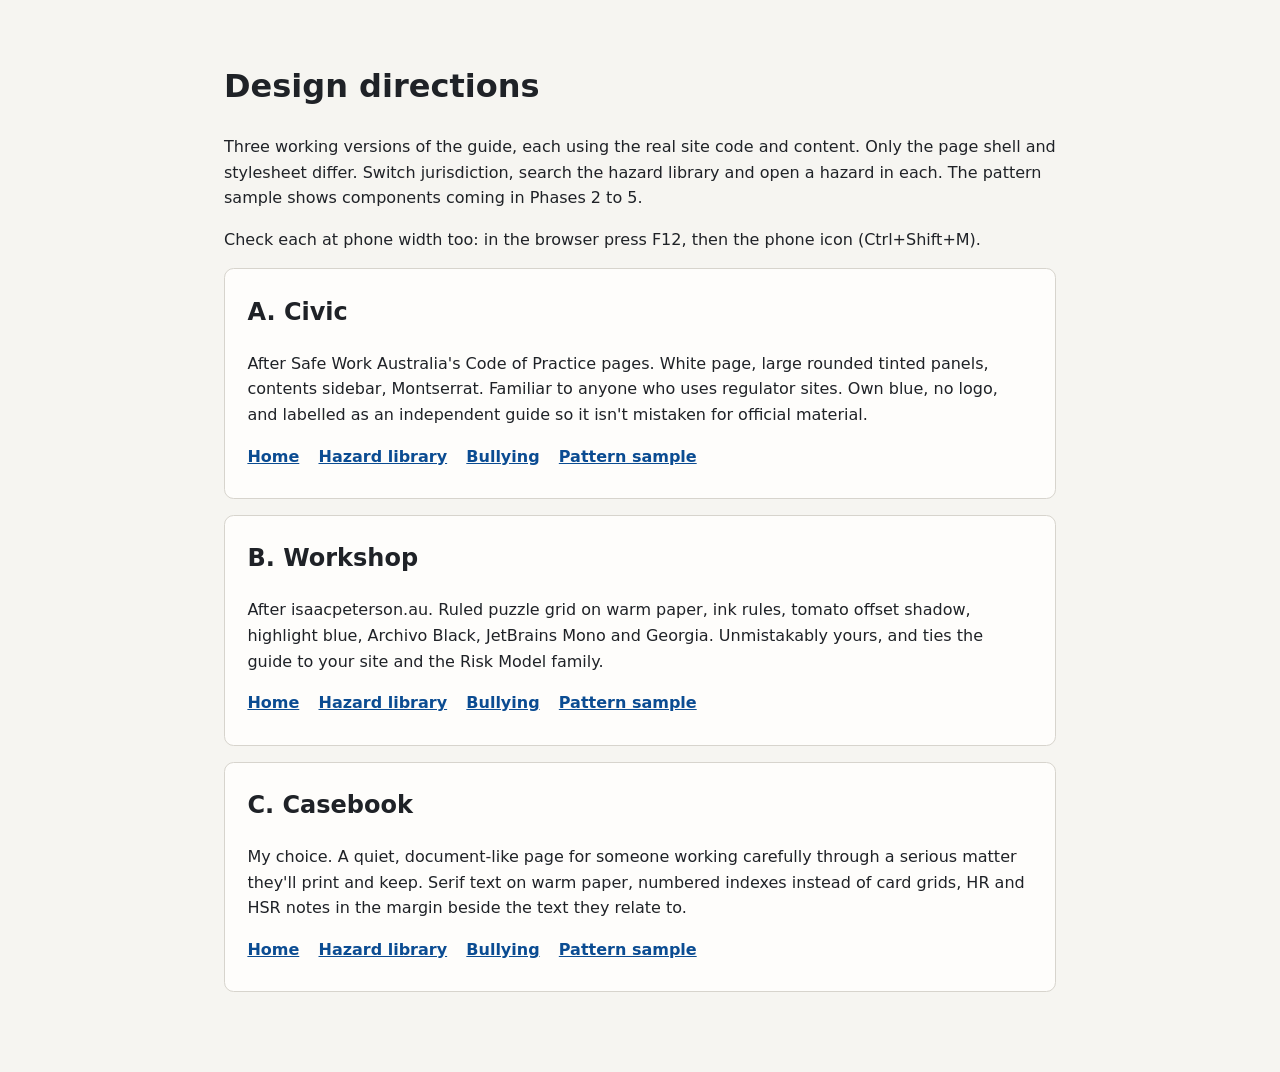
<file: design/index.html>
<!doctype html>
<html lang="en-AU">
<head>
  <meta charset="utf-8">
  <meta name="viewport" content="width=device-width, initial-scale=1">
  <title>Design directions | Psychosocial Hazard Investigation Guide</title>
  <link rel="stylesheet" href="hub.css">
</head>
<body>
  <main>
    <h1>Design directions</h1>
    <p>Three working versions of the guide, each using the real site code and content. Only the page shell and stylesheet differ. Switch jurisdiction, search the hazard library and open a hazard in each. The pattern sample shows components coming in Phases 2 to 5.</p>
    <p>Check each at phone width too: in the browser press F12, then the phone icon (Ctrl+Shift+M).</p>

    <ol class="directions">
      <li>
        <h2>A. Civic</h2>
        <p>After Safe Work Australia's Code of Practice pages. White page, large rounded tinted panels, contents sidebar, Montserrat. Familiar to anyone who uses regulator sites. Own blue, no logo, and labelled as an independent guide so it isn't mistaken for official material.</p>
        <p class="links"><a href="a-civic/index.html#/">Home</a> <a href="a-civic/index.html#/hazards">Hazard library</a> <a href="a-civic/index.html#/hazards/bullying">Bullying</a> <a href="a-civic/patterns.html">Pattern sample</a></p>
      </li>
      <li>
        <h2>B. Workshop</h2>
        <p>After isaacpeterson.au. Ruled puzzle grid on warm paper, ink rules, tomato offset shadow, highlight blue, Archivo Black, JetBrains Mono and Georgia. Unmistakably yours, and ties the guide to your site and the Risk Model family.</p>
        <p class="links"><a href="b-workshop/index.html#/">Home</a> <a href="b-workshop/index.html#/hazards">Hazard library</a> <a href="b-workshop/index.html#/hazards/bullying">Bullying</a> <a href="b-workshop/patterns.html">Pattern sample</a></p>
      </li>
      <li>
        <h2>C. Casebook</h2>
        <p>My choice. A quiet, document-like page for someone working carefully through a serious matter they'll print and keep. Serif text on warm paper, numbered indexes instead of card grids, HR and HSR notes in the margin beside the text they relate to.</p>
        <p class="links"><a href="c-casebook/index.html#/">Home</a> <a href="c-casebook/index.html#/hazards">Hazard library</a> <a href="c-casebook/index.html#/hazards/bullying">Bullying</a> <a href="c-casebook/patterns.html">Pattern sample</a></p>
      </li>
    </ol>
  </main>
</body>
</html>
</file>
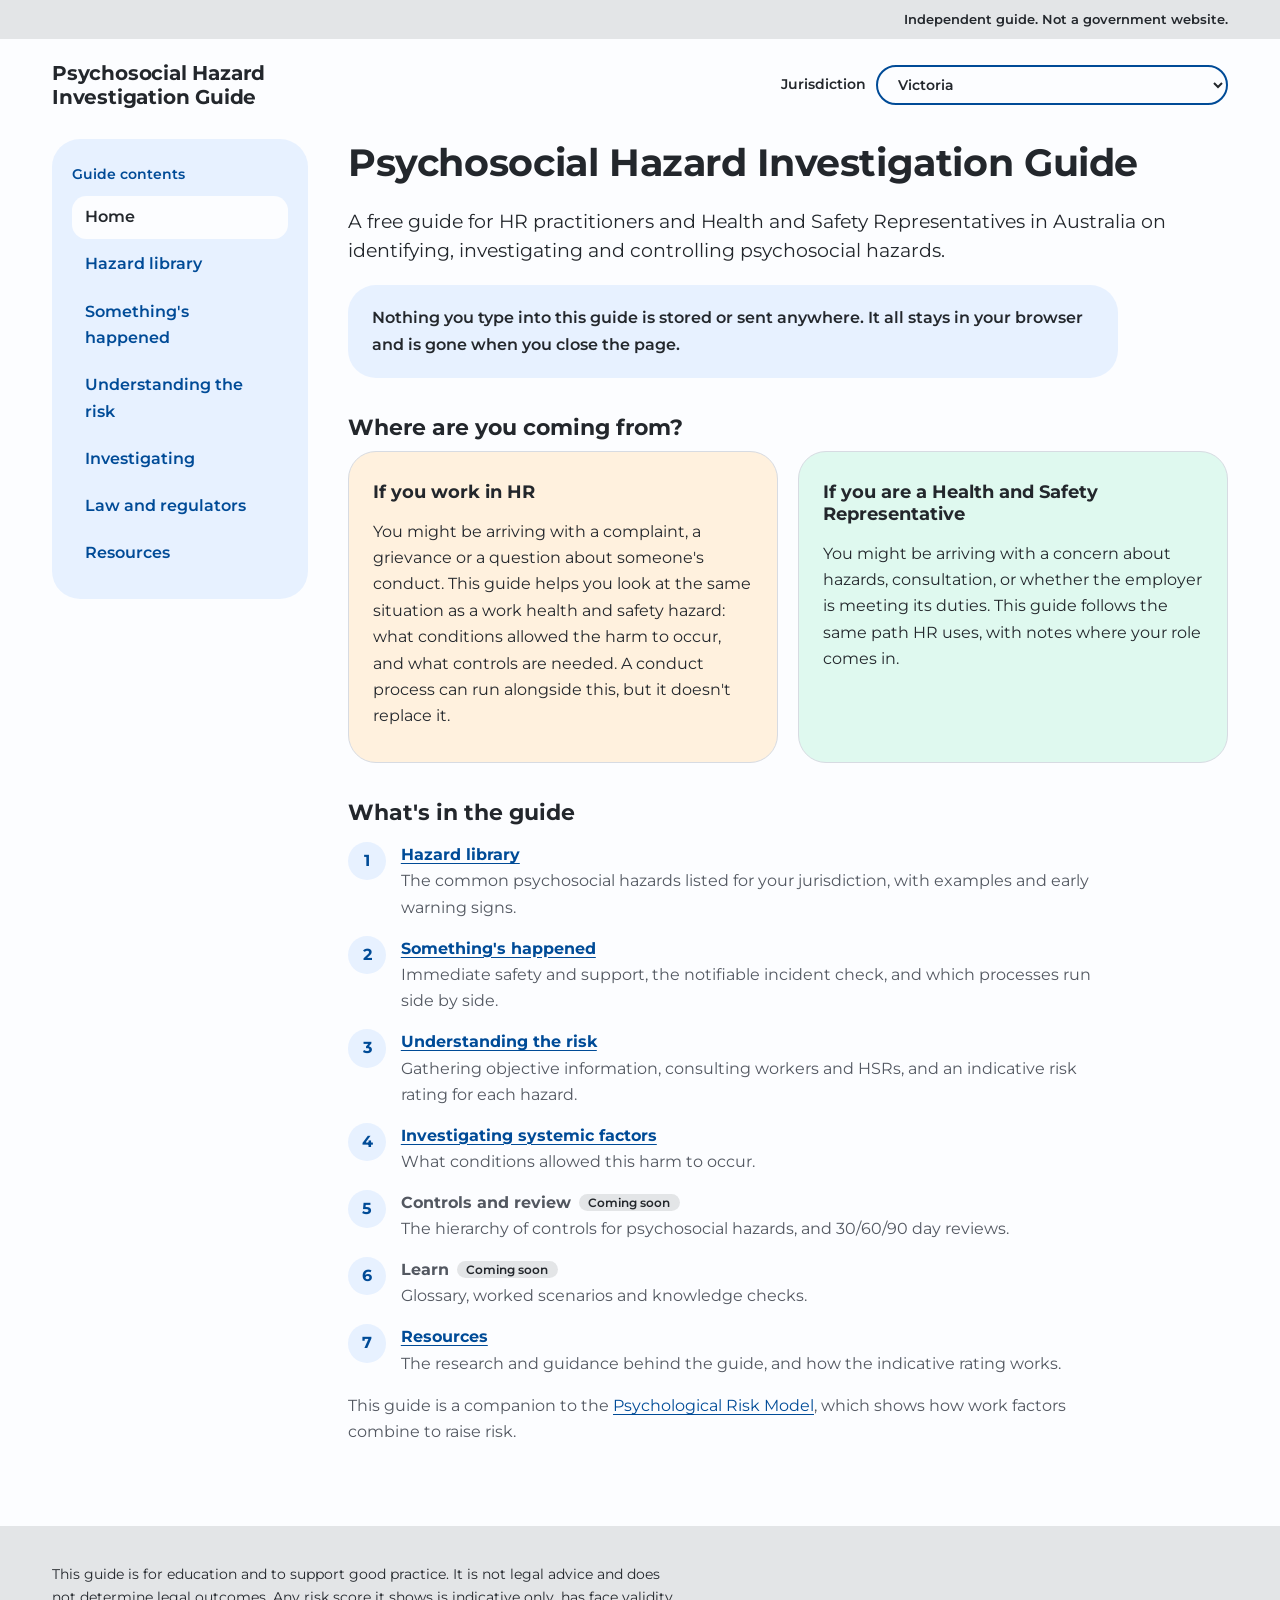
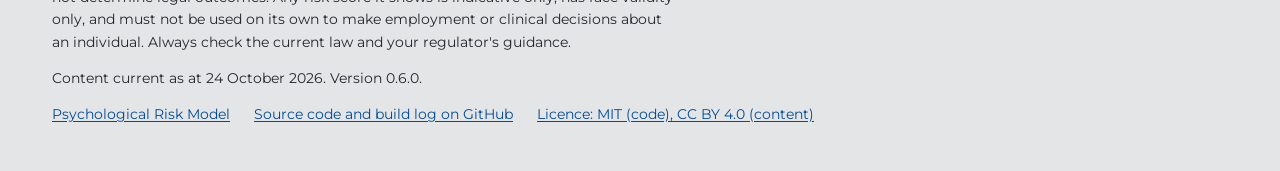
<file: site/index.html>
<!doctype html>
<html lang="en-AU">
<head>
  <meta charset="utf-8">
  <meta name="viewport" content="width=device-width, initial-scale=1">
  <title>Psychosocial Hazard Investigation Guide</title>
  <meta name="description" content="A free, browser-only guide for HR practitioners and HSRs in Australia on identifying, investigating and controlling psychosocial hazards.">
  <link rel="preload" href="assets/fonts/montserrat-400-700-normal.woff2" as="font" type="font/woff2" crossorigin>
  <link rel="stylesheet" href="css/styles.css">
  <script type="module" src="js/app.js"></script>
</head>
<body>
  <a class="skip-link" href="#main">Skip to content</a>
  <div class="utility"><div class="wrap" id="utility-note">Independent guide. Not a government website.</div></div>

  <header class="masthead">
    <div class="wrap masthead-inner">
      <a class="brand" id="brand" href="#/">Psychosocial Hazard Investigation Guide</a>
      <div class="jurisdiction-picker">
        <label for="jurisdiction">Jurisdiction</label>
        <select id="jurisdiction"></select>
      </div>
    </div>
  </header>

  <div class="wrap layout">
    <aside class="book-nav">
      <p class="book-label">Guide contents</p>
      <nav aria-label="Main"><ul class="nav-list" id="nav"></ul></nav>
    </aside>
    <main id="main" class="content" tabindex="-1">
      <noscript>
        <h1>Psychosocial Hazard Investigation Guide</h1>
        <p>This guide needs JavaScript turned on. Everything runs in your browser and nothing you type is sent anywhere.</p>
      </noscript>
    </main>
  </div>

  <footer class="site-footer">
    <div class="wrap">
      <p class="disclaimer" id="disclaimer"></p>
      <p class="current-as-at" id="current-as-at"></p>
      <ul class="footer-links" id="footer-links"></ul>
    </div>
  </footer>
</body>
</html>
</file>
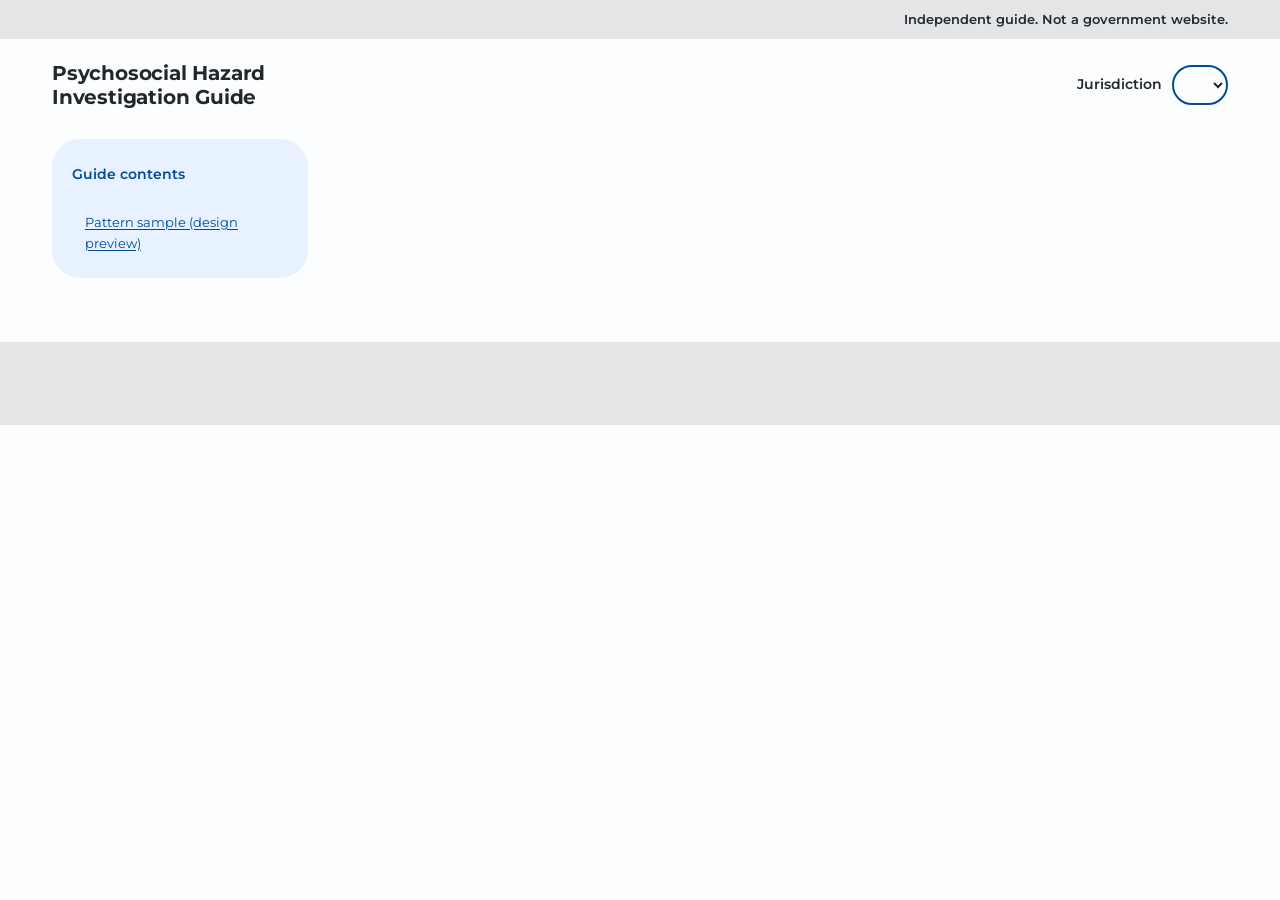
<file: design/a-civic/index.html>
<!doctype html>
<html lang="en-AU">
<head>
  <meta charset="utf-8">
  <meta name="viewport" content="width=device-width, initial-scale=1">
  <title>Psychosocial Hazard Investigation Guide</title>
  <link rel="stylesheet" href="styles.css">
  <script type="module" src="../../site/js/app.js"></script>
</head>
<body>
  <a class="skip-link" href="#main">Skip to content</a>
  <div class="utility"><div class="wrap">Independent guide. Not a government website.</div></div>

  <header class="masthead">
    <div class="wrap masthead-inner">
      <a class="brand" id="brand" href="#/">Psychosocial Hazard Investigation Guide</a>
      <div class="jurisdiction-picker">
        <label for="jurisdiction">Jurisdiction</label>
        <select id="jurisdiction"></select>
      </div>
    </div>
  </header>

  <div class="wrap layout">
    <aside class="book-nav">
      <p class="book-label">Guide contents</p>
      <nav aria-label="Main"><ul class="nav-list" id="nav"></ul></nav>
      <p class="preview-link"><a href="patterns.html">Pattern sample (design preview)</a></p>
    </aside>
    <main id="main" class="content" tabindex="-1"></main>
  </div>

  <footer class="site-footer">
    <div class="wrap">
      <p class="disclaimer" id="disclaimer"></p>
      <p class="current-as-at" id="current-as-at"></p>
      <ul class="footer-links" id="footer-links"></ul>
    </div>
  </footer>
</body>
</html>
</file>
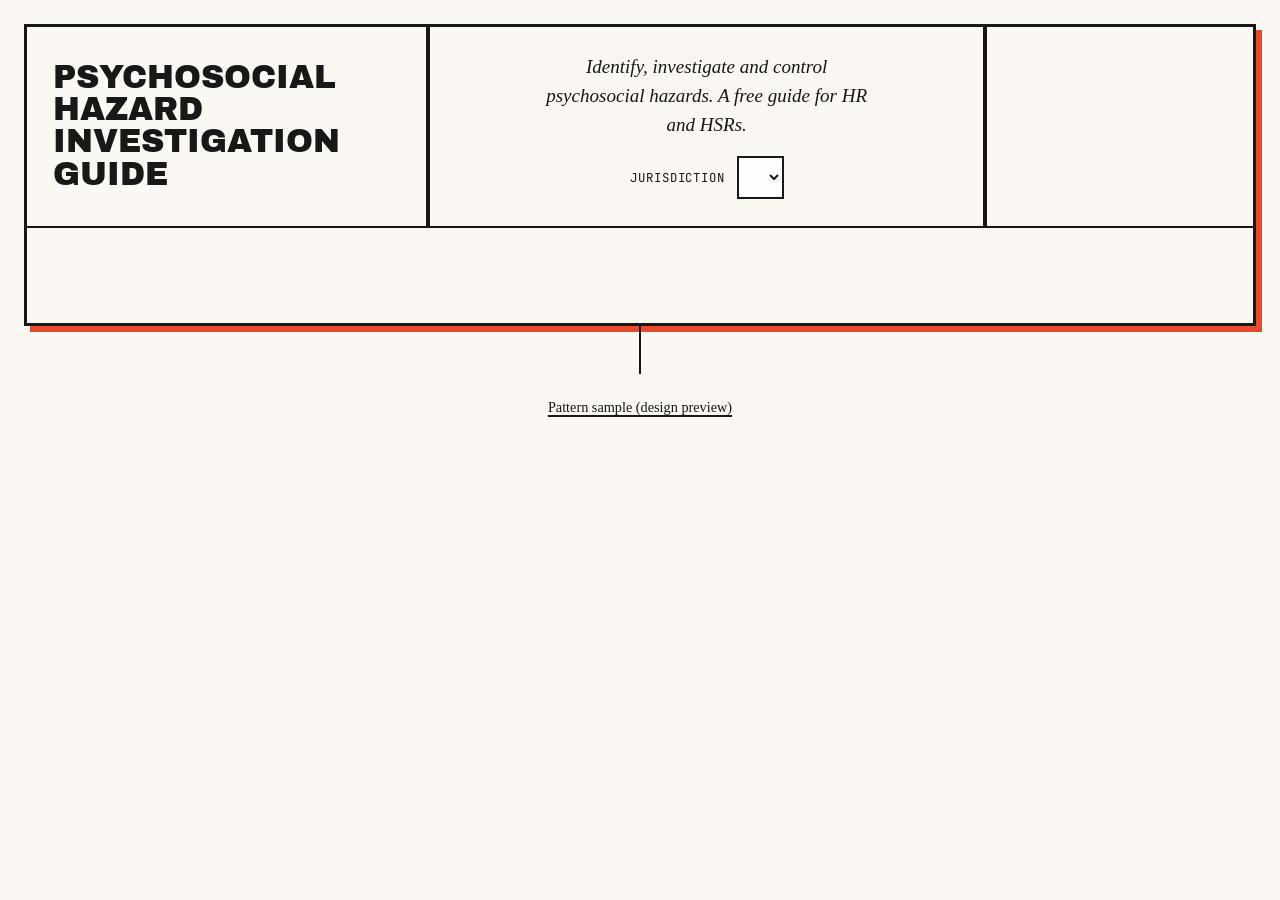
<file: design/b-workshop/index.html>
<!doctype html>
<html lang="en-AU">
<head>
  <meta charset="utf-8">
  <meta name="viewport" content="width=device-width, initial-scale=1">
  <title>Psychosocial Hazard Investigation Guide</title>
  <link rel="stylesheet" href="styles.css">
  <script type="module" src="../../site/js/app.js"></script>
</head>
<body>
  <a class="skip-link" href="#main">Skip to content</a>

  <div class="board">
    <header class="grid head">
      <div class="cell-name"><a class="brand" id="brand" href="#/">Psychosocial Hazard Investigation Guide</a></div>
      <div class="cell-tag">
        <p>Identify, investigate and control psychosocial hazards. A free guide for HR and HSRs.</p>
        <div class="jurisdiction-picker">
          <label for="jurisdiction">Jurisdiction</label>
          <select id="jurisdiction"></select>
        </div>
      </div>
      <nav class="cell-nav" aria-label="Main"><ul id="nav"></ul></nav>
    </header>
    <main id="main" class="content" tabindex="-1"></main>
  </div>

  <div class="wire"></div>
  <footer class="foot">
    <p class="disclaimer" id="disclaimer"></p>
    <p class="current-as-at" id="current-as-at"></p>
    <ul class="footer-links" id="footer-links"></ul>
    <p><a href="patterns.html">Pattern sample (design preview)</a></p>
  </footer>
</body>
</html>
</file>
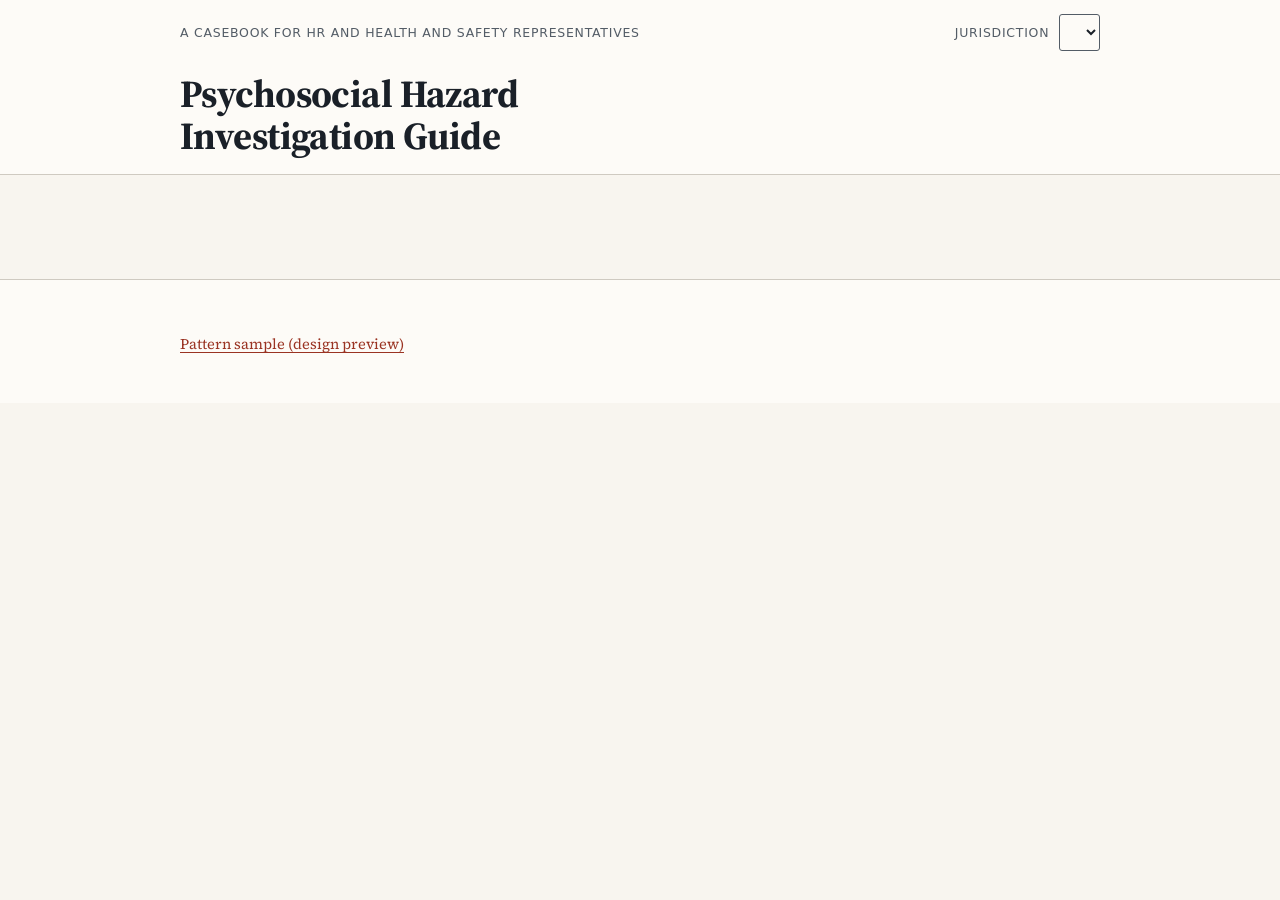
<file: design/c-casebook/index.html>
<!doctype html>
<html lang="en-AU">
<head>
  <meta charset="utf-8">
  <meta name="viewport" content="width=device-width, initial-scale=1">
  <title>Psychosocial Hazard Investigation Guide</title>
  <link rel="stylesheet" href="styles.css">
  <script type="module" src="../../site/js/app.js"></script>
</head>
<body>
  <a class="skip-link" href="#main">Skip to content</a>

  <header class="masthead">
    <div class="wrap">
      <div class="meta-row">
        <p class="kicker">A casebook for HR and Health and Safety Representatives</p>
        <div class="jurisdiction-picker">
          <label for="jurisdiction">Jurisdiction</label>
          <select id="jurisdiction"></select>
        </div>
      </div>
      <a class="brand" id="brand" href="#/">Psychosocial Hazard Investigation Guide</a>
      <nav class="site-nav" aria-label="Main"><ul class="nav-list" id="nav"></ul></nav>
    </div>
  </header>

  <main id="main" class="wrap content" tabindex="-1"></main>

  <footer class="site-footer">
    <div class="wrap">
      <p class="disclaimer" id="disclaimer"></p>
      <p class="current-as-at" id="current-as-at"></p>
      <ul class="footer-links" id="footer-links"></ul>
      <p><a href="patterns.html">Pattern sample (design preview)</a></p>
    </div>
  </footer>
</body>
</html>
</file>
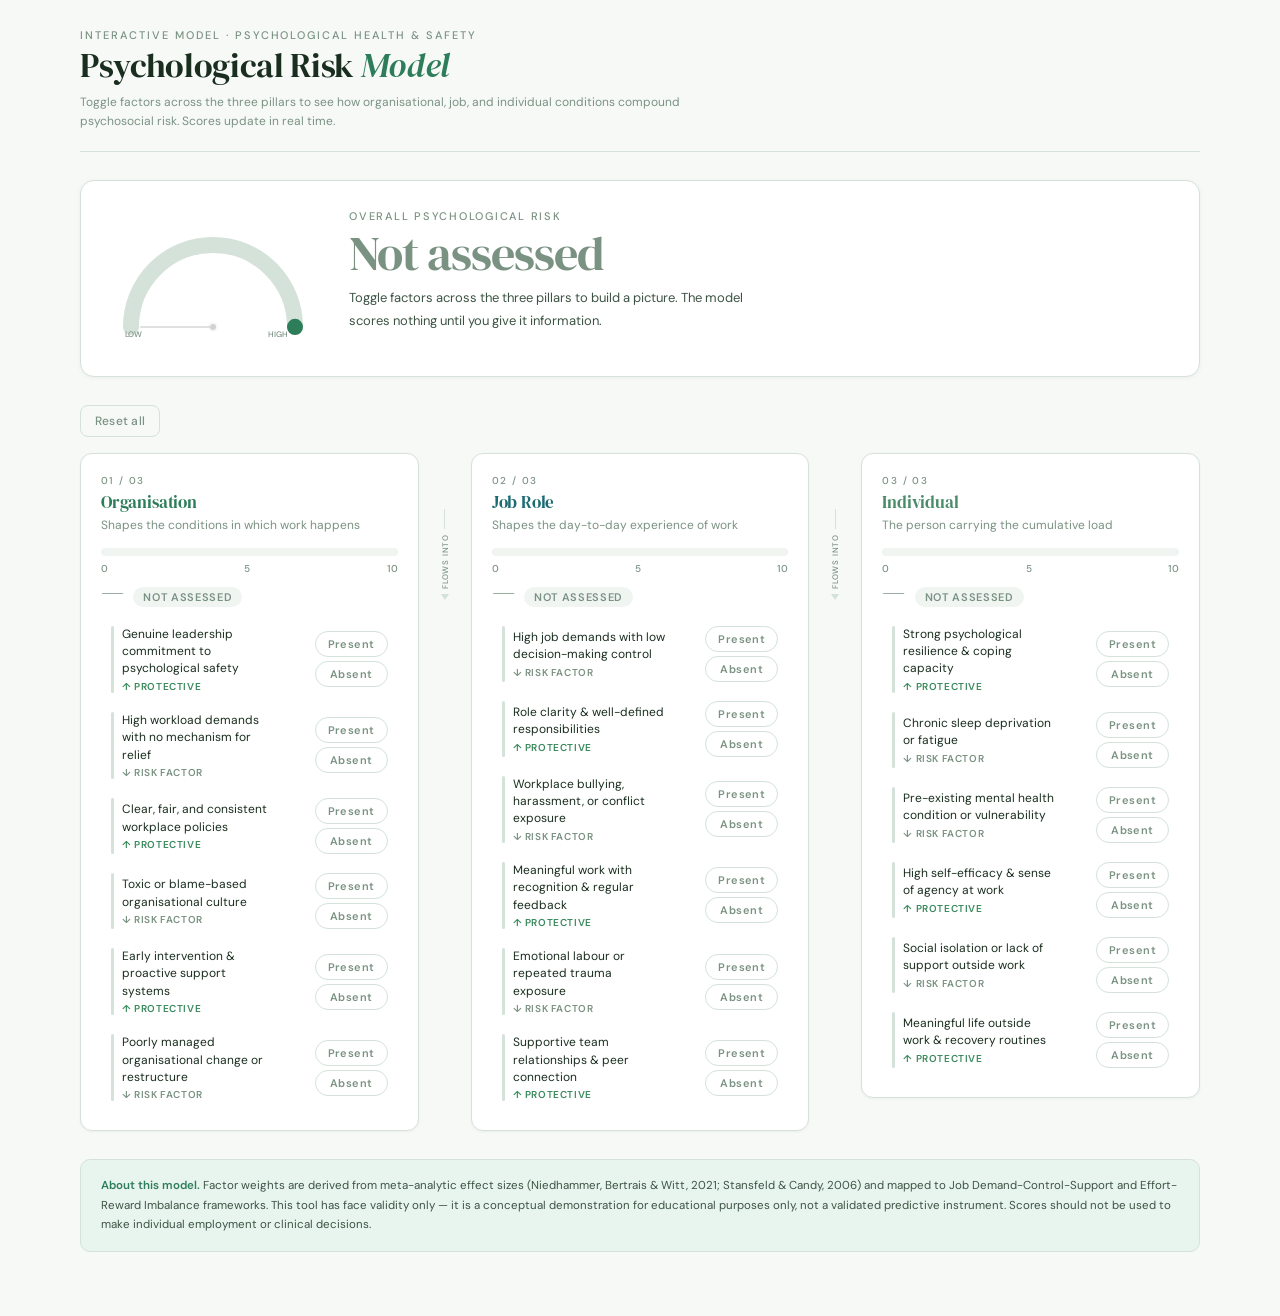
<file: reference/risk-model/index.html>
<!DOCTYPE html>
<html lang="en">
<head>
<meta charset="UTF-8">
<meta name="viewport" content="width=device-width, initial-scale=1.0">
<title>Psychological Risk Model</title>
<link rel="preconnect" href="https://fonts.googleapis.com">
<link rel="preconnect" href="https://fonts.gstatic.com" crossorigin>
<link href="https://fonts.googleapis.com/css2?family=DM+Sans:ital,opsz,wght@0,9..40,300;0,9..40,400;0,9..40,500;0,9..40,600;0,9..40,700;1,9..40,300;1,9..40,400&family=DM+Serif+Display:ital@0;1&display=swap" rel="stylesheet">

<style>
:root {
  /* Base */
  --bg:        #f7f9f7;
  --surface:   #ffffff;
  --surface-2: #f0f5f2;
  --ink:       #1a2e1f;
  --ink-mid:   #3d5444;
  --muted:     #7a9282;
  --border:    #d4e2da;
  --border-light: #e8f0eb;

  /* Pillar palette — single green-teal family */
  --org:   #2d7d5a;   /* forest green */
  --job:   #1a6b72;   /* deep teal */
  --ind:   #4a8c6a;   /* sage green */

  /* Risk spectrum */
  --risk-low:    #3a8a5c;
  --risk-mod:    #b07d2a;
  --risk-high:   #c45e3a;
  --risk-vhigh:  #9b2c2c;

  /* Accent */
  --accent:      #2d7d5a;
  --accent-soft: #e8f4ee;
}

* { margin: 0; padding: 0; box-sizing: border-box; }

body {
  background: var(--bg);
  color: var(--ink);
  font-family: 'DM Sans', sans-serif;
  min-height: 100vh;
  padding: 28px 20px 64px;
}

.page { max-width: 1120px; margin: 0 auto; }

/* ── HEADER ── */
header {
  display: flex;
  flex-direction: column;
  gap: 4px;
  padding-bottom: 20px;
  margin-bottom: 28px;
  border-bottom: 1.5px solid var(--border);
}

.eyebrow {
  font-size: 11px;
  letter-spacing: 0.18em;
  text-transform: uppercase;
  color: var(--muted);
  font-weight: 500;
}

h1 {
  font-family: 'DM Serif Display', serif;
  font-size: clamp(22px, 4vw, 34px);
  font-weight: 400;
  color: var(--ink);
  line-height: 1.15;
  letter-spacing: -0.01em;
  text-wrap: balance;
}

h1 em {
  font-style: italic;
  color: var(--accent);
}

.header-meta {
  font-size: 12px;
  color: var(--muted);
  margin-top: 4px;
  line-height: 1.6;
  max-width: 640px;
}

/* ── GAUGE CARD ── */
.gauge-card {
  background: var(--surface);
  border: 1.5px solid var(--border);
  border-radius: 14px;
  padding: 28px 32px;
  margin-bottom: 28px;
  display: flex;
  flex-direction: column;
  gap: 20px;
  box-shadow: 0 1px 4px rgba(30,60,40,0.06);
  position: relative;
  overflow: hidden;
}

/* Subtle tinted background that shifts with risk level */
.gauge-card::before {
  content: '';
  position: absolute;
  inset: 0;
  background: var(--gauge-tint, transparent);
  transition: background 0.6s ease;
  pointer-events: none;
  border-radius: 14px;
}

@media (min-width: 560px) {
  .gauge-card {
    flex-direction: row;
    align-items: center;
    gap: 36px;
  }
}

.gauge-wrap {
  flex-shrink: 0;
  width: 100%;
  max-width: 200px;
  margin: 0 auto;
  position: relative;
  z-index: 1;
}

.gauge-wrap svg { width: 100%; height: auto; display: block; overflow: visible; }

.g-track { fill: none; stroke: var(--border); stroke-width: 16; stroke-linecap: round; }
.g-bg    { fill: none; stroke: var(--surface-2); stroke-width: 16; stroke-linecap: round; }
.g-fill  {
  fill: none;
  stroke-width: 16;
  stroke-linecap: round;
  transition: stroke-dashoffset 0.5s cubic-bezier(0.4,0,0.2,1), stroke 0.4s ease;
}
.g-needle {
  transition: transform 0.5s cubic-bezier(0.4,0,0.2,1), opacity 0.4s ease;
  transform-origin: 100px 108px;
}

.gauge-right {
  flex: 1;
  position: relative;
  z-index: 1;
}

.gauge-label {
  font-size: 11px;
  letter-spacing: 0.16em;
  text-transform: uppercase;
  color: var(--muted);
  font-weight: 500;
  margin-bottom: 6px;
}

.gauge-value {
  font-family: 'DM Serif Display', serif;
  font-size: clamp(32px, 7vw, 48px);
  font-weight: 400;
  line-height: 1;
  letter-spacing: -0.02em;
  transition: color 0.4s ease;
  color: var(--ink);
}

.gauge-desc {
  margin-top: 10px;
  font-size: 13px;
  color: var(--ink-mid);
  line-height: 1.7;
  max-width: 420px;
  transition: color 0.4s ease;
}

.gauge-chips {
  margin-top: 16px;
  display: flex;
  gap: 6px;
  align-items: center;
  flex-wrap: wrap;
}

.chip {
  font-size: 11px;
  letter-spacing: 0.04em;
  font-weight: 500;
  padding: 4px 10px;
  border-radius: 20px;
  transition: background 0.35s, color 0.35s;
  border: 1px solid transparent;
}

.chip-sep {
  font-size: 11px;
  color: var(--muted);
}

/* Pillars */
.pillars {
  display: flex;
  flex-direction: column;
  gap: 16px;
}

@media (max-width: 719px) {
  .pillars {
    margin-top: 16px;
  }
}

@media (min-width: 720px) {
  .pillars {
    flex-direction: row;
    align-items: flex-start;
    gap: 0;
  }
}

.pillar-col {
  flex: 1;
  display: flex;
  flex-direction: column;
}

@media (min-width: 720px) {
  .pillar-col { padding: 0 10px; }
  .pillar-col:first-child { padding-left: 0; }
  .pillar-col:last-child { padding-right: 0; }
}

/* Cascade arrows */
.flow-arrow {
  display: none;
  flex-direction: column;
  align-items: center;
  padding-top: 56px;
  gap: 2px;
  flex-shrink: 0;
  width: 32px;
}

@media (min-width: 720px) {
  .flow-arrow { display: flex; }
}

.a-shaft { width: 1px; height: 20px; background: var(--border); }
.a-label {
  font-size: 8px;
  letter-spacing: 0.1em;
  text-transform: uppercase;
  color: var(--muted);
  writing-mode: vertical-rl;
  transform: rotate(180deg);
  line-height: 1;
  margin: 3px 0;
  font-weight: 500;
}
.a-head {
  width: 0; height: 0;
  border-left: 4px solid transparent;
  border-right: 4px solid transparent;
  border-top: 6px solid var(--border);
}

.mobile-arrow {
  display: flex;
  align-items: center;
  gap: 8px;
  padding: 2px 0;
  color: var(--muted);
  font-size: 11px;
  letter-spacing: 0.08em;
  text-transform: uppercase;
  font-weight: 500;
}
.mobile-arrow::before, .mobile-arrow::after {
  content: '';
  flex: 1;
  height: 1px;
  background: var(--border);
}
@media (min-width: 720px) { .mobile-arrow { display: none; } }

/* ── PILLAR CARD ── */
.pillar-card {
  background: var(--surface);
  border: 1.5px solid var(--border);
  border-radius: 12px;
  padding: 20px;
  box-shadow: 0 1px 3px rgba(30,60,40,0.05);
  flex: 1;
}

.pillar-num {
  font-size: 10px;
  letter-spacing: 0.14em;
  text-transform: uppercase;
  color: var(--muted);
  margin-bottom: 3px;
  font-weight: 500;
}

.pillar-name {
  font-family: 'DM Serif Display', serif;
  font-size: 17px;
  font-weight: 400;
  letter-spacing: -0.01em;
  margin-bottom: 2px;
}

.pillar-sub {
  font-size: 12px;
  color: var(--muted);
  line-height: 1.5;
  margin-bottom: 14px;
}

/* Progress bar */
.bar-wrap {
  height: 8px;
  background: var(--surface-2);
  border-radius: 6px;
  position: relative;
  overflow: hidden;
  margin-bottom: 6px;
}

.bar-fill {
  position: absolute;
  top: 0; left: 0; bottom: 0;
  width: 50%;
  border-radius: 6px;
  transition: width 0.45s cubic-bezier(0.4,0,0.2,1), background 0.45s ease;
}

.bar-labels {
  display: flex;
  justify-content: space-between;
  font-size: 10px;
  color: var(--muted);
  font-weight: 500;
  margin-bottom: 2px;
}

.bar-score-row {
  display: flex;
  align-items: baseline;
  gap: 10px;
  margin-bottom: 10px;
}

.bar-score-num {
  font-family: 'DM Serif Display', serif;
  font-size: 28px;
  line-height: 1;
  letter-spacing: -0.02em;
  transition: color 0.35s ease;
}

.badge {
  font-size: 11px;
  font-weight: 600;
  letter-spacing: 0.06em;
  text-transform: uppercase;
  padding: 3px 10px;
  border-radius: 20px;
  transition: background 0.35s, color 0.35s;
}

/* ── FACTORS ── */
.factors { display: flex; flex-direction: column; gap: 1px; }

.f-row {
  display: flex;
  align-items: center;
  gap: 8px;
  padding: 9px 10px;
  border-radius: 8px;
  transition: background 0.2s ease;
  background: transparent;
}

.f-row:hover { background: var(--surface-2); }
.f-row.ar { background: #fff4f0; }
.f-row.ap { background: #edf7f2; }

.f-indicator {
  width: 3px;
  border-radius: 2px;
  flex-shrink: 0;
  align-self: stretch;
  min-height: 28px;
  transition: background 0.2s;
  background: var(--border);
}

.f-row.ar .f-indicator { background: var(--risk-high); }
.f-row.ap .f-indicator { background: var(--risk-low); }

.f-text { flex: 1; min-width: 0; }

.f-name {
  font-size: 12px;
  line-height: 1.45;
  color: var(--ink);
  font-weight: 400;
}

.f-tag {
  font-size: 10px;
  font-weight: 600;
  letter-spacing: 0.06em;
  margin-top: 2px;
  text-transform: uppercase;
}

.f-tag.p { color: var(--risk-low); }
.f-tag.r { color: var(--muted); }
.f-row.ar .f-tag.r { color: var(--risk-high); }

.f-status {
  font-size: 10px;
  font-weight: 700;
  letter-spacing: 0.08em;
  text-transform: uppercase;
  width: 24px;
  text-align: center;
  flex-shrink: 0;
}

/* ── PILL BUTTONS ── */
.f-pills {
  display: flex;
  flex-direction: column;
  gap: 4px;
  flex-shrink: 0;
}

.fpill {
  font-family: 'DM Sans', sans-serif;
  font-size: 11px;
  font-weight: 600;
  letter-spacing: 0.04em;
  padding: 5px 12px;
  border-radius: 20px;
  border: 1.5px solid var(--border);
  background: var(--surface);
  color: var(--muted);
  cursor: pointer;
  transition: background 0.15s, border-color 0.15s, color 0.15s, transform 0.1s;
  -webkit-tap-highlight-color: transparent;
  touch-action: manipulation;
  white-space: nowrap;
}

.fpill:hover {
  border-color: var(--ink-mid);
  color: var(--ink);
}

.fpill:active { transform: scale(0.93); }

.fpill.active-prot {
  background: var(--risk-low);
  border-color: var(--risk-low);
  color: #fff;
}

.fpill.active-risk {
  background: #9b2c2c;
  border-color: #9b2c2c;
  color: #fff;
}

/* ── DISCLAIMER ── */
.disclaimer {
  margin-top: 28px;
  padding: 16px 20px;
  background: var(--accent-soft);
  border: 1px solid var(--border);
  border-radius: 10px;
  font-size: 11.5px;
  color: var(--ink-mid);
  line-height: 1.7;
}

.disclaimer strong {
  font-weight: 600;
  color: var(--accent);
}

/* ── RESET BUTTON ── */
.controls-bar {
  display: flex;
  justify-content: flex-start;
  margin-bottom: 16px;
}

.reset-btn {
  font-family: 'DM Sans', sans-serif;
  font-size: 12px;
  font-weight: 500;
  color: var(--muted);
  background: none;
  border: 1.5px solid var(--border);
  border-radius: 8px;
  padding: 7px 14px;
  cursor: pointer;
  transition: border-color 0.15s, color 0.15s;
  letter-spacing: 0.02em;
}

.reset-btn:hover { border-color: var(--ink-mid); color: var(--ink); }

/* ── MOBILE STICKY HEADER ── */
.mobile-sticky {
  /* Desktop: normal flow */
}

@media (max-width: 719px) {
  .mobile-sticky {
    position: sticky;
    top: 0;
    z-index: 100;
    background: var(--bg);
    padding-top: 12px;
    margin: -28px -20px 0;
    padding-left: 20px;
    padding-right: 20px;
    padding-bottom: 12px;
    box-shadow: 0 4px 16px rgba(30,60,40,0.08);
  }

  /* Compact the gauge card on mobile when sticky */
  .mobile-sticky .gauge-card {
    margin-bottom: 10px;
    padding: 16px 18px;
    border-radius: 10px;
  }

  .mobile-sticky .gauge-wrap {
    max-width: 100px;
  }

  .mobile-sticky .gauge-value {
    font-size: clamp(22px, 6vw, 30px);
  }

  .mobile-sticky .gauge-desc {
    display: none;
  }

  .mobile-sticky .controls-bar {
    margin-bottom: 0;
  }
}

/* ── REDUCED MOTION ── */
@media (prefers-reduced-motion: reduce) {
  .g-fill, .g-needle, .bar-fill, .gauge-value, .fbtn,
  .gauge-card::before, .f-row, .f-indicator { transition: none !important; }
}
</style>
</head>
<body>
<div class="page">

  <header>
    <div class="eyebrow">Interactive Model · Psychological Health &amp; Safety</div>
    <h1>Psychological Risk <em>Model</em></h1>
    <p class="header-meta">Toggle factors across the three pillars to see how organisational, job, and individual conditions compound psychosocial risk. Scores update in real time.</p>
  </header>

  <!-- GAUGE CARD -->
  <div class="mobile-sticky">
    <div class="gauge-card" id="gaugeCard">
    <div class="gauge-wrap">
      <svg viewBox="0 0 200 120" xmlns="http://www.w3.org/2000/svg">
        <path class="g-track" d="M 18 108 A 82 82 0 0 1 182 108"/>
        <path class="g-fill" id="gFill"
          d="M 18 108 A 82 82 0 0 1 182 108"
          stroke="#2d7d5a"
          stroke-dasharray="257"
          stroke-dashoffset="257"
        />
        <g class="g-needle" id="gNeedle" style="transform: rotate(-90deg); transform-origin: 100px 108px; opacity: 0.25;">
          <line x1="100" y1="108" x2="100" y2="36"
            stroke="#1a2e1f" stroke-width="2" stroke-linecap="round" opacity="0.7"/>
          <circle cx="100" cy="108" r="5" fill="#1a2e1f" opacity="0.15"/>
          <circle cx="100" cy="108" r="3" fill="#1a2e1f"/>
        </g>
        <text x="12"  y="118" font-size="8" fill="#7a9282" font-family="DM Sans,sans-serif" font-weight="500">LOW</text>
        <text x="155" y="118" font-size="8" fill="#7a9282" font-family="DM Sans,sans-serif" font-weight="500">HIGH</text>
      </svg>
    </div>
    <div class="gauge-right">
      <div class="gauge-label">Overall Psychological Risk</div>
      <div class="gauge-value" id="metreVal" style="color: var(--muted);">Not assessed</div>
      <div class="gauge-desc" id="metreDesc">Toggle factors across the three pillars to build a picture. The model scores nothing until you give it information.</div>
      <div class="gauge-chips" id="metreChips"></div>
    </div>
  </div>

  <div class="controls-bar">
    <button class="reset-btn" id="resetBtn">Reset all</button>
  </div>
  </div><!-- end mobile-sticky -->

  <!-- PILLARS -->
  <div class="pillars" id="pillarsGrid"></div>

  <!-- DISCLAIMER -->
  <div class="disclaimer">
    <strong>About this model.</strong> Factor weights are derived from meta-analytic effect sizes (Niedhammer, Bertrais &amp; Witt, 2021; Stansfeld &amp; Candy, 2006) and mapped to Job Demand-Control-Support and Effort-Reward Imbalance frameworks. This tool has face validity only — it is a conceptual demonstration for educational purposes only, not a validated predictive instrument. Scores should not be used to make individual employment or clinical decisions.
  </div>

</div>

<script>
const PILLARS = [
  {
    id: 'org', num: '01', name: 'Organisation',
    sub: 'Shapes the conditions in which work happens',
    color: '#2d7d5a', weight: 0.30,
    factors: [
      { name: 'Genuine leadership commitment to psychological safety', type: 'p' },
      { name: 'High workload demands with no mechanism for relief',    type: 'r' },
      { name: 'Clear, fair, and consistent workplace policies',        type: 'p' },
      { name: 'Toxic or blame-based organisational culture',           type: 'r' },
      { name: 'Early intervention & proactive support systems',        type: 'p' },
      { name: 'Poorly managed organisational change or restructure',   type: 'r' },
    ]
  },
  {
    id: 'job', num: '02', name: 'Job Role',
    sub: 'Shapes the day-to-day experience of work',
    color: '#1a6b72', weight: 0.35,
    factors: [
      { name: 'High job demands with low decision-making control',    type: 'r' },
      { name: 'Role clarity & well-defined responsibilities',         type: 'p' },
      { name: 'Workplace bullying, harassment, or conflict exposure', type: 'r' },
      { name: 'Meaningful work with recognition & regular feedback',  type: 'p' },
      { name: 'Emotional labour or repeated trauma exposure',         type: 'r' },
      { name: 'Supportive team relationships & peer connection',      type: 'p' },
    ]
  },
  {
    id: 'ind', num: '03', name: 'Individual',
    sub: 'The person carrying the cumulative load',
    color: '#4a8c6a', weight: 0.35,
    factors: [
      { name: 'Strong psychological resilience & coping capacity',    type: 'p' },
      { name: 'Chronic sleep deprivation or fatigue',                 type: 'r' },
      { name: 'Pre-existing mental health condition or vulnerability', type: 'r' },
      { name: 'High self-efficacy & sense of agency at work',         type: 'p' },
      { name: 'Social isolation or lack of support outside work',     type: 'r' },
      { name: 'Meaningful life outside work & recovery routines',     type: 'p' },
    ]
  }
];

const ARC = 257;
const state = {};
PILLARS.forEach(p => { state[p.id] = p.factors.map(() => 0); });

function getRaw(id) {
  const p = PILLARS.find(x => x.id === id);
  let raw = 0;
  p.factors.forEach((f, i) => { raw += (f.type === 'r') ? state[id][i] : -state[id][i]; });
  const max = p.factors.length * 2;
  return Math.max(-max, Math.min(max, raw)) / max;
}

function getPillarScore(id) {
  let raw = getRaw(id);
  if (id === 'job') raw = raw * 0.85 + getRaw('org') * 0.15;
  if (id === 'ind') {
    const jobRaw = getRaw('job') * 0.85 + getRaw('org') * 0.15;
    raw = raw * 0.80 + jobRaw * 0.15 + getRaw('org') * 0.05;
  }
  return Math.round((raw * 5 + 5) * 10) / 10;
}

function getOverall() {
  return Math.round(PILLARS.reduce((s, p) => s + getPillarScore(p.id) * p.weight, 0) * 10) / 10;
}

function riskColor(s) {
  if (s <= 2.5) return '#3a8a5c';
  if (s <= 5)   return '#b07d2a';
  if (s <= 7)   return '#c45e3a';
  return '#9b2c2c';
}

function riskLabel(s) {
  if (s <= 3)   return 'Low';
  if (s <= 5)   return 'Moderate';
  if (s <= 7)   return 'High';
  return 'Very High';
}

function riskDesc(s) {
  if (s <= 3)   return 'Protective factors are dominant. Organisational conditions are buffering job demands, and individuals carry manageable loads.';
  if (s <= 5)   return 'A mixed picture. Some risk factors are present but partially offset by protective conditions. Strengthening upstream factors now reduces downstream individual risk.';
  if (s <= 7)   return 'Risk factors are accumulating across pillars. Job demands are landing heavily on individuals. Psychological injury likelihood is elevated without targeted intervention.';
  return 'The causal chain from organisation through to the individual is heavily loaded. Systemic, multi-level action is urgently needed.';
}

function riskGaugeTint(s) {
  if (s <= 3)   return 'rgba(58,138,92,0.04)';
  if (s <= 5)   return 'rgba(176,125,42,0.04)';
  if (s <= 7)   return 'rgba(196,94,58,0.05)';
  return 'rgba(155,44,44,0.06)';
}

function riskGaugeStroke(s) {
  if (s <= 3)   return '#3a8a5c';
  if (s <= 5)   return '#b07d2a';
  if (s <= 7)   return '#c45e3a';
  return '#9b2c2c';
}

function hasAnyToggle() {
  return PILLARS.some(p => state[p.id].some(v => v !== 0));
}

function countToggled(id) {
  return state[id].filter(v => v !== 0).length;
}

function refreshMetre() {
  const needle = document.getElementById('gNeedle');
  const val = document.getElementById('metreVal');
  const desc = document.getElementById('metreDesc');
  const fill = document.getElementById('gFill');

  if (!hasAnyToggle()) {
    // Unset state — nothing assessed yet
    needle.style.transform = 'rotate(-90deg)';
    needle.style.opacity = '0.2';
    fill.style.strokeDashoffset = ARC;
    val.textContent = 'Not assessed';
    val.style.color = 'var(--muted)';
    val.style.fontStyle = 'normal';
    desc.textContent = 'Toggle factors across the three pillars to build a picture. The model scores nothing until you give it information.';
    document.getElementById('gaugeCard').style.setProperty('--gauge-tint', 'transparent');
    document.getElementById('metreChips').innerHTML = '';
    return;
  }

  const score = getOverall();
  const ratio = score / 10;
  const col = riskColor(score);

  fill.style.strokeDashoffset = ARC - ratio * ARC;
  fill.style.stroke = riskGaugeStroke(score);
  needle.style.transform = `rotate(${-90 + ratio * 180}deg)`;
  needle.style.opacity = '1';

  val.textContent = riskLabel(score);
  val.style.color = col;
  val.style.fontStyle = 'normal';

  desc.textContent = riskDesc(score);

  document.getElementById('gaugeCard').style.setProperty('--gauge-tint', riskGaugeTint(score));

  document.getElementById('metreChips').innerHTML =
    PILLARS.map((p, i) => {
      const s = getPillarScore(p.id);
      const c = riskColor(s);
      const sep = i > 0 ? '<span class="chip-sep">·</span>' : '';
      return sep + `<div class="chip" style="background:${c}14;color:${c};border-color:${c}30">${p.name} ${s.toFixed(1)}</div>`;
    }).join('');
}

function refreshPillar(id) {
  const pillar = PILLARS.find(x => x.id === id);
  const pc = pillar.color;
  const fill = document.getElementById('fill-' + id);
  const num = document.getElementById('num-' + id);
  const badge = document.getElementById('badge-' + id);
  const assessed = state[id].some(v => v !== 0);

  if (!assessed) {
    fill.style.width = '0%';
    num.textContent = '—';
    num.style.color = 'var(--muted)';
    badge.textContent = 'Not assessed';
    badge.style.background = 'var(--surface-2)';
    badge.style.color = 'var(--muted)';
    return;
  }

  const score = getPillarScore(id);
  const pct = (score / 10) * 100;
  const col = riskColor(score);

  fill.style.width = pct + '%';
  fill.style.background = `linear-gradient(to right, ${pc}99, ${pc})`;
  num.textContent = score.toFixed(1);
  num.style.color = pc;
  badge.textContent = riskLabel(score) + ' risk';
  badge.style.background = col + '14';
  badge.style.color = col;
}

function refreshAll() {
  PILLARS.forEach(p => refreshPillar(p.id));
  refreshMetre();
}

function updateRowUI(pid, idx) {
  const f = PILLARS.find(x => x.id === pid).factors[idx];
  const v = state[pid][idx];
  const row = document.getElementById(`row-${pid}-${idx}`);
  const upB = document.getElementById(`up-${pid}-${idx}`);
  const dnB = document.getElementById(`dn-${pid}-${idx}`);
  const statusEl = document.getElementById(`status-${pid}-${idx}`);

  row.className = 'f-row';
  upB.className = 'fpill';
  dnB.className = 'fpill';

  if (v > 0) {
    row.classList.add(f.type === 'r' ? 'ar' : 'ap');
    upB.classList.add(f.type === 'r' ? 'active-risk' : 'active-prot');
  } else if (v < 0) {
    row.classList.add(f.type === 'p' ? 'ar' : 'ap');
    dnB.classList.add(f.type === 'p' ? 'active-risk' : 'active-prot');
  }

  if (statusEl) {
    const isRisk = (f.type === 'r' && v > 0) || (f.type === 'p' && v < 0);
    if (v === 0) {
      statusEl.textContent = '';
      statusEl.style.color = '';
    } else {
      statusEl.textContent = 'YES';
      statusEl.style.color = isRisk ? '#9b2c2c' : '#3a8a5c';
    }
  }
}

function toggle(pid, idx, dir) {
  // Clicking the active pill deselects back to neutral; clicking the other sets it directly
  state[pid][idx] = (state[pid][idx] === dir) ? 0 : dir;
  updateRowUI(pid, idx);
  refreshAll();
}

function resetAll() {
  PILLARS.forEach(p => {
    p.factors.forEach((_, idx) => {
      state[p.id][idx] = 0;
      updateRowUI(p.id, idx);
    });
  });
  refreshAll();
}

function buildUI() {
  const grid = document.getElementById('pillarsGrid');
  PILLARS.forEach((p, pi) => {
    if (pi > 0) {
      const mArrow = document.createElement('div');
      mArrow.className = 'mobile-arrow';
      mArrow.textContent = 'flows into ' + p.name;
      grid.appendChild(mArrow);

      const dArrow = document.createElement('div');
      dArrow.className = 'flow-arrow';
      dArrow.innerHTML = `<div class="a-shaft"></div><div class="a-label">flows into</div><div class="a-head"></div>`;
      grid.appendChild(dArrow);
    }

    const col = document.createElement('div');
    col.className = 'pillar-col';

    const card = document.createElement('div');
    card.className = 'pillar-card';

    card.innerHTML = `
      <div class="pillar-num">${p.num} / 03</div>
      <div class="pillar-name" style="color:${p.color}">${p.name}</div>
      <div class="pillar-sub">${p.sub}</div>
    `;

    // Bar
    const barWrap = document.createElement('div');
    barWrap.className = 'bar-wrap';
    const fill = document.createElement('div');
    fill.className = 'bar-fill';
    fill.id = 'fill-' + p.id;
    fill.style.width = '0%';
    fill.style.background = `linear-gradient(to right, ${p.color}99, ${p.color})`;
    barWrap.appendChild(fill);
    card.appendChild(barWrap);

    const barLabels = document.createElement('div');
    barLabels.className = 'bar-labels';
    barLabels.innerHTML = '<span>0</span><span>5</span><span>10</span>';
    card.appendChild(barLabels);

    // Score + badge row
    const scoreRow = document.createElement('div');
    scoreRow.className = 'bar-score-row';
    const scoreEl = document.createElement('div');
    scoreEl.className = 'bar-score-num';
    scoreEl.id = 'num-' + p.id;
    scoreEl.style.color = p.color;
    scoreEl.textContent = '—';
    scoreEl.style.color = 'var(--muted)';
    const badge = document.createElement('div');
    badge.className = 'badge';
    badge.id = 'badge-' + p.id;
    badge.style.background = 'var(--surface-2)';
    badge.style.color = 'var(--muted)';
    badge.textContent = 'Not assessed';
    scoreRow.appendChild(scoreEl);
    scoreRow.appendChild(badge);
    card.appendChild(scoreRow);

    // Factors
    const flist = document.createElement('div');
    flist.className = 'factors';
    p.factors.forEach((f, idx) => {
      const row = document.createElement('div');
      row.className = 'f-row';
      row.id = `row-${p.id}-${idx}`;
      row.innerHTML = `
        <div class="f-indicator"></div>
        <div class="f-text">
          <div class="f-name">${f.name}</div>
          <div class="f-tag ${f.type}">${f.type === 'p' ? '↑ Protective' : '↓ Risk factor'}</div>
        </div>
        <div class="f-status" id="status-${p.id}-${idx}"></div>
        <div class="f-pills">
          <button class="fpill" id="up-${p.id}-${idx}" aria-label="Present">Present</button>
          <button class="fpill" id="dn-${p.id}-${idx}" aria-label="Absent">Absent</button>
        </div>`;
      flist.appendChild(row);
    });
    card.appendChild(flist);
    col.appendChild(card);
    grid.appendChild(col);
  });

  PILLARS.forEach(p => {
    p.factors.forEach((_, idx) => {
      document.getElementById(`up-${p.id}-${idx}`).addEventListener('click', () => toggle(p.id, idx, 1));
      document.getElementById(`dn-${p.id}-${idx}`).addEventListener('click', () => toggle(p.id, idx, -1));
    });
  });

  document.getElementById('resetBtn').addEventListener('click', resetAll);
}

buildUI();
refreshAll();
</script>
</body>
</html>
</file>
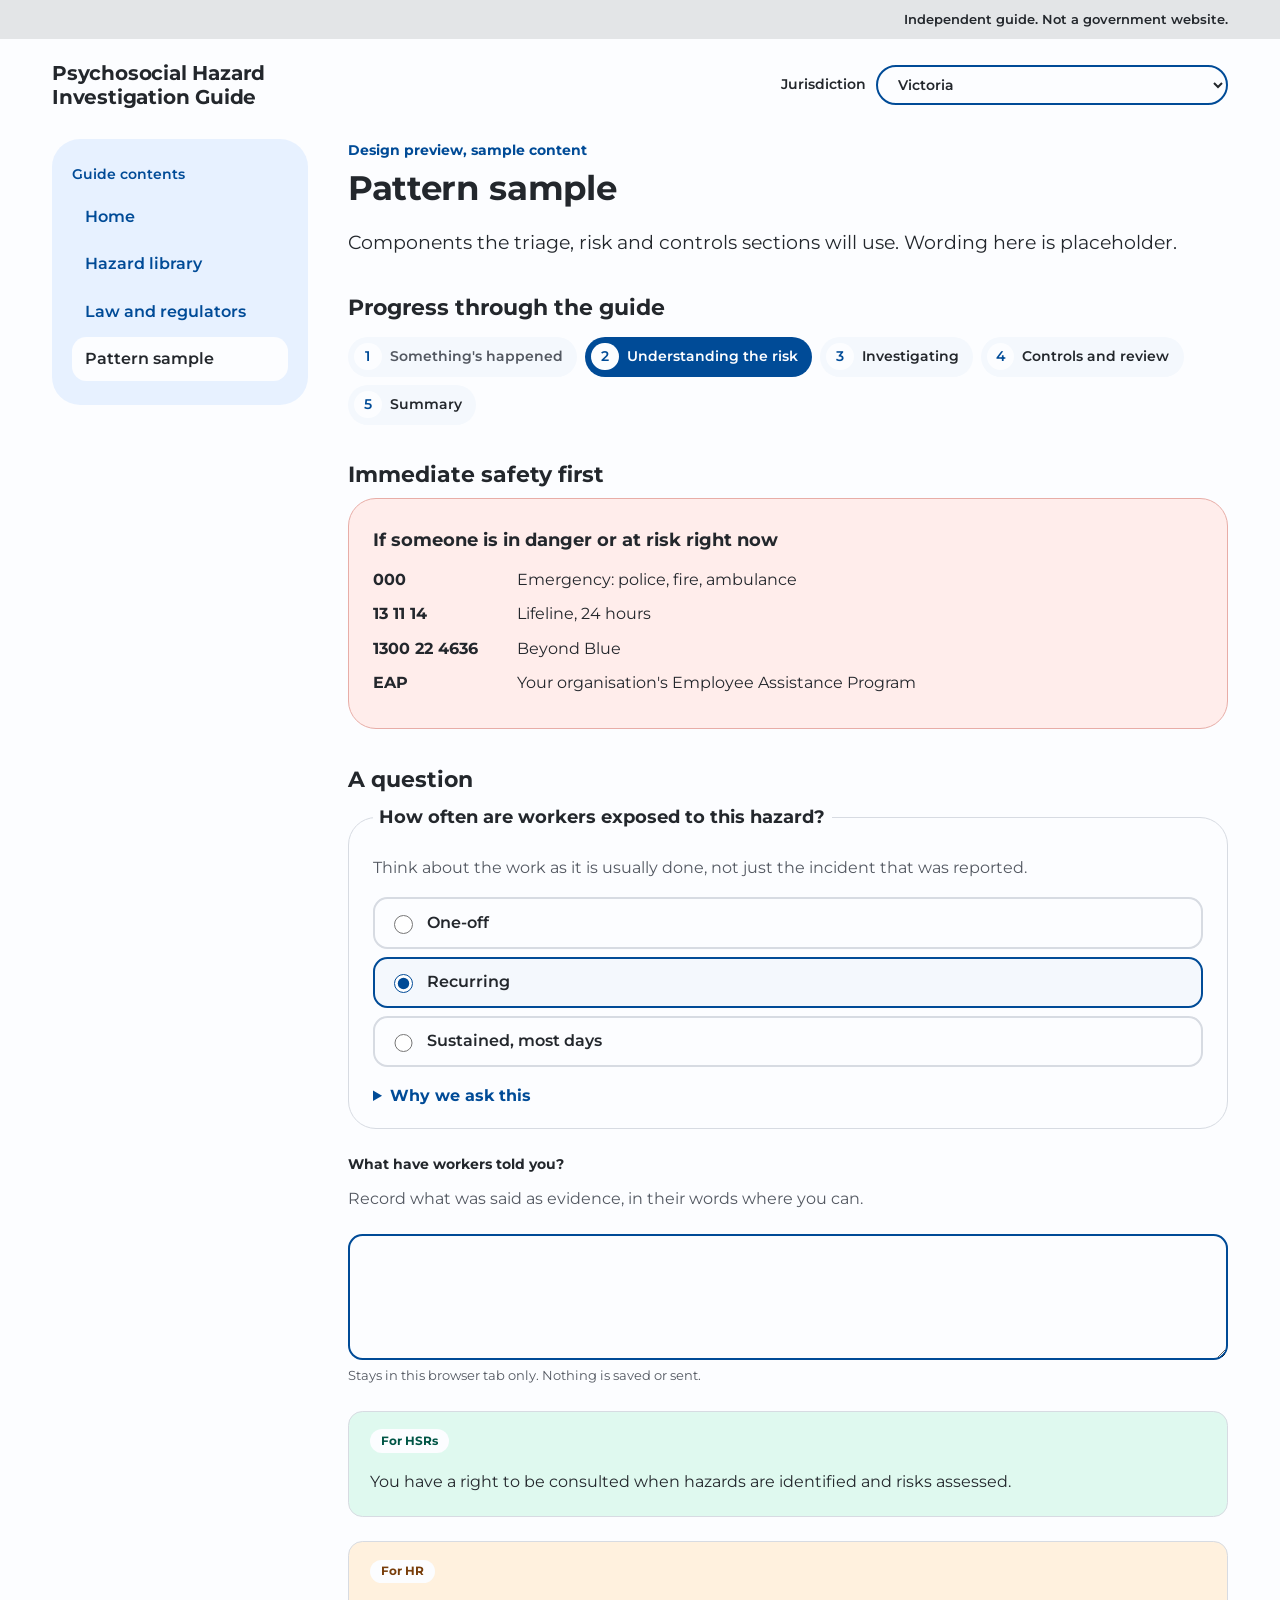
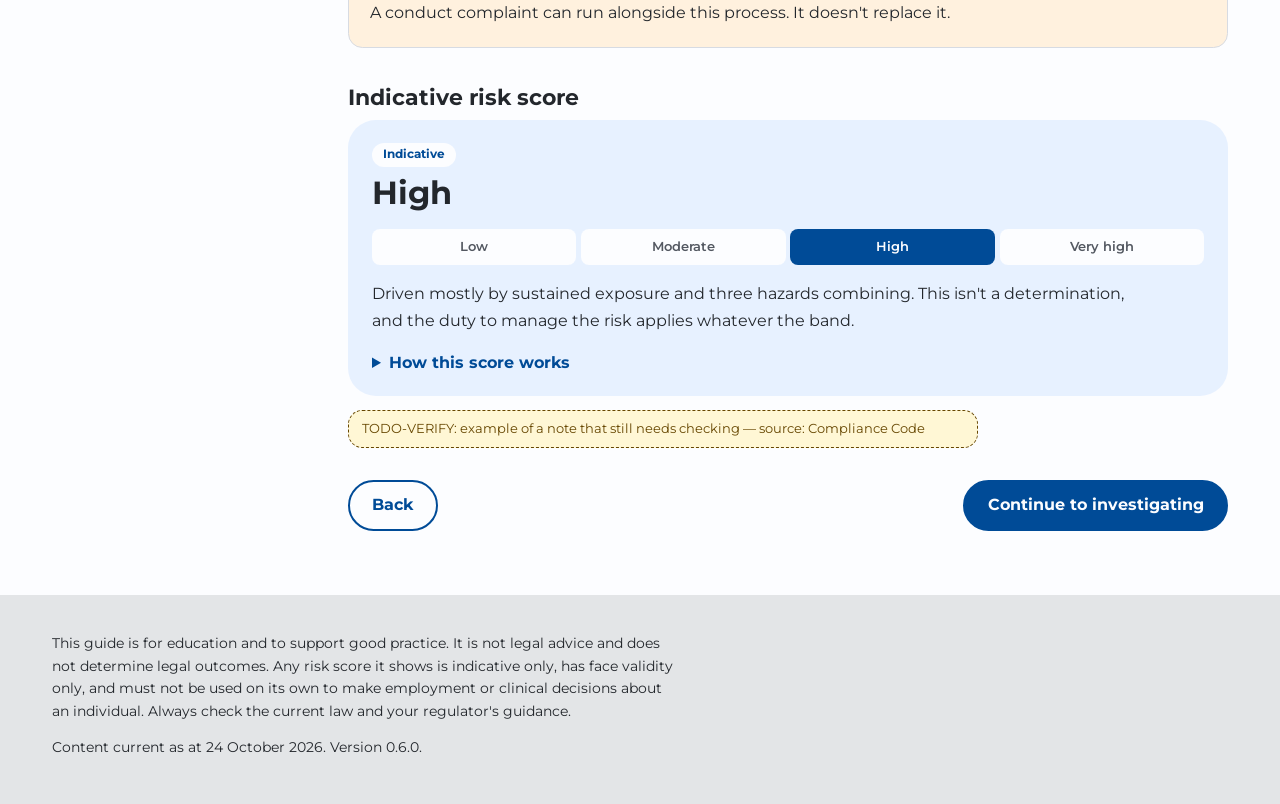
<file: design/a-civic/patterns.html>
<!doctype html>
<html lang="en-AU">
<head>
  <meta charset="utf-8">
  <meta name="viewport" content="width=device-width, initial-scale=1">
  <title>Pattern sample | Psychosocial Hazard Investigation Guide</title>
  <link rel="stylesheet" href="styles.css">
  <script type="module" src="../shared/patterns.js"></script>
</head>
<body>
  <a class="skip-link" href="#main">Skip to content</a>
  <div class="utility"><div class="wrap">Independent guide. Not a government website.</div></div>

  <header class="masthead">
    <div class="wrap masthead-inner">
      <a class="brand" id="brand" href="index.html#/">Psychosocial Hazard Investigation Guide</a>
      <div class="jurisdiction-picker">
        <label for="jurisdiction">Jurisdiction</label>
        <select id="jurisdiction"></select>
      </div>
    </div>
  </header>

  <div class="wrap layout">
    <aside class="book-nav">
      <p class="book-label">Guide contents</p>
      <nav aria-label="Main"><ul class="nav-list" id="nav"></ul></nav>
    </aside>
    <main id="main" class="content" tabindex="-1"></main>
  </div>

  <footer class="site-footer">
    <div class="wrap">
      <p class="disclaimer" id="disclaimer"></p>
      <p class="current-as-at" id="current-as-at"></p>
    </div>
  </footer>
</body>
</html>
</file>
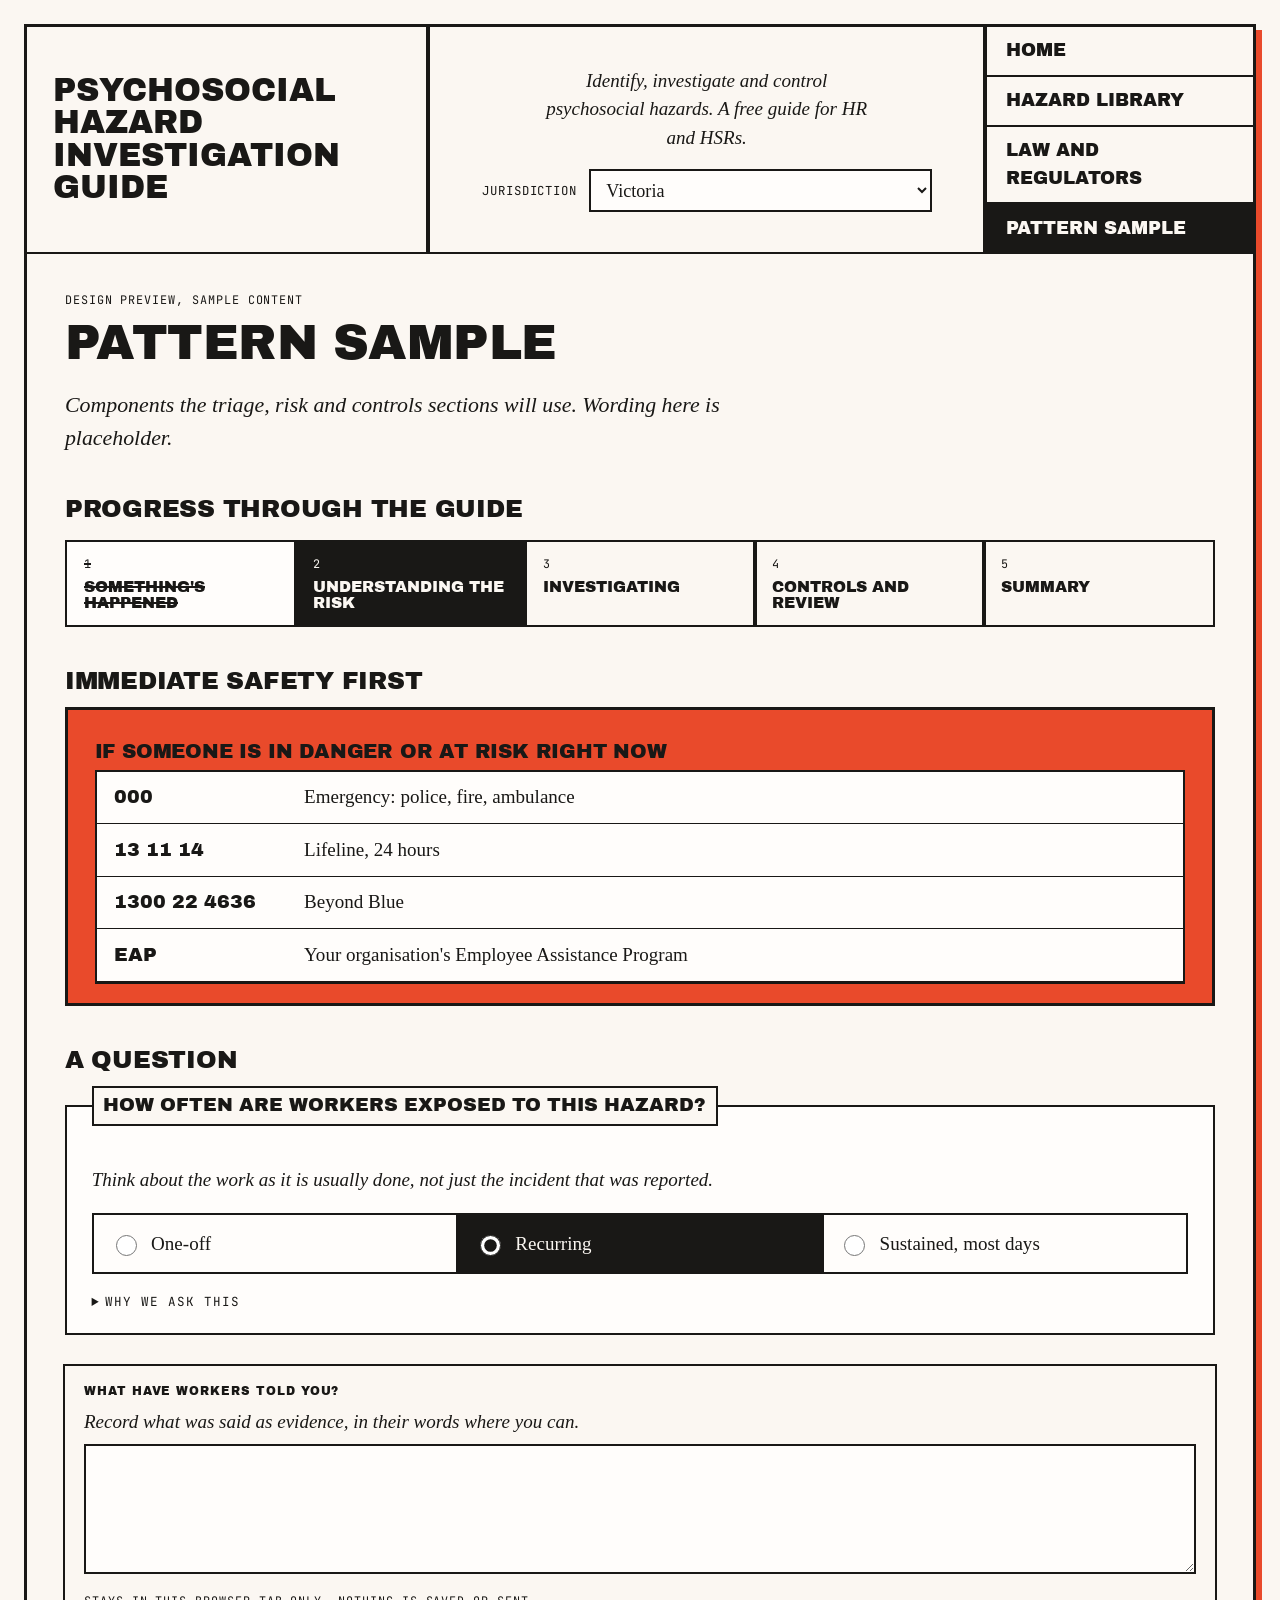
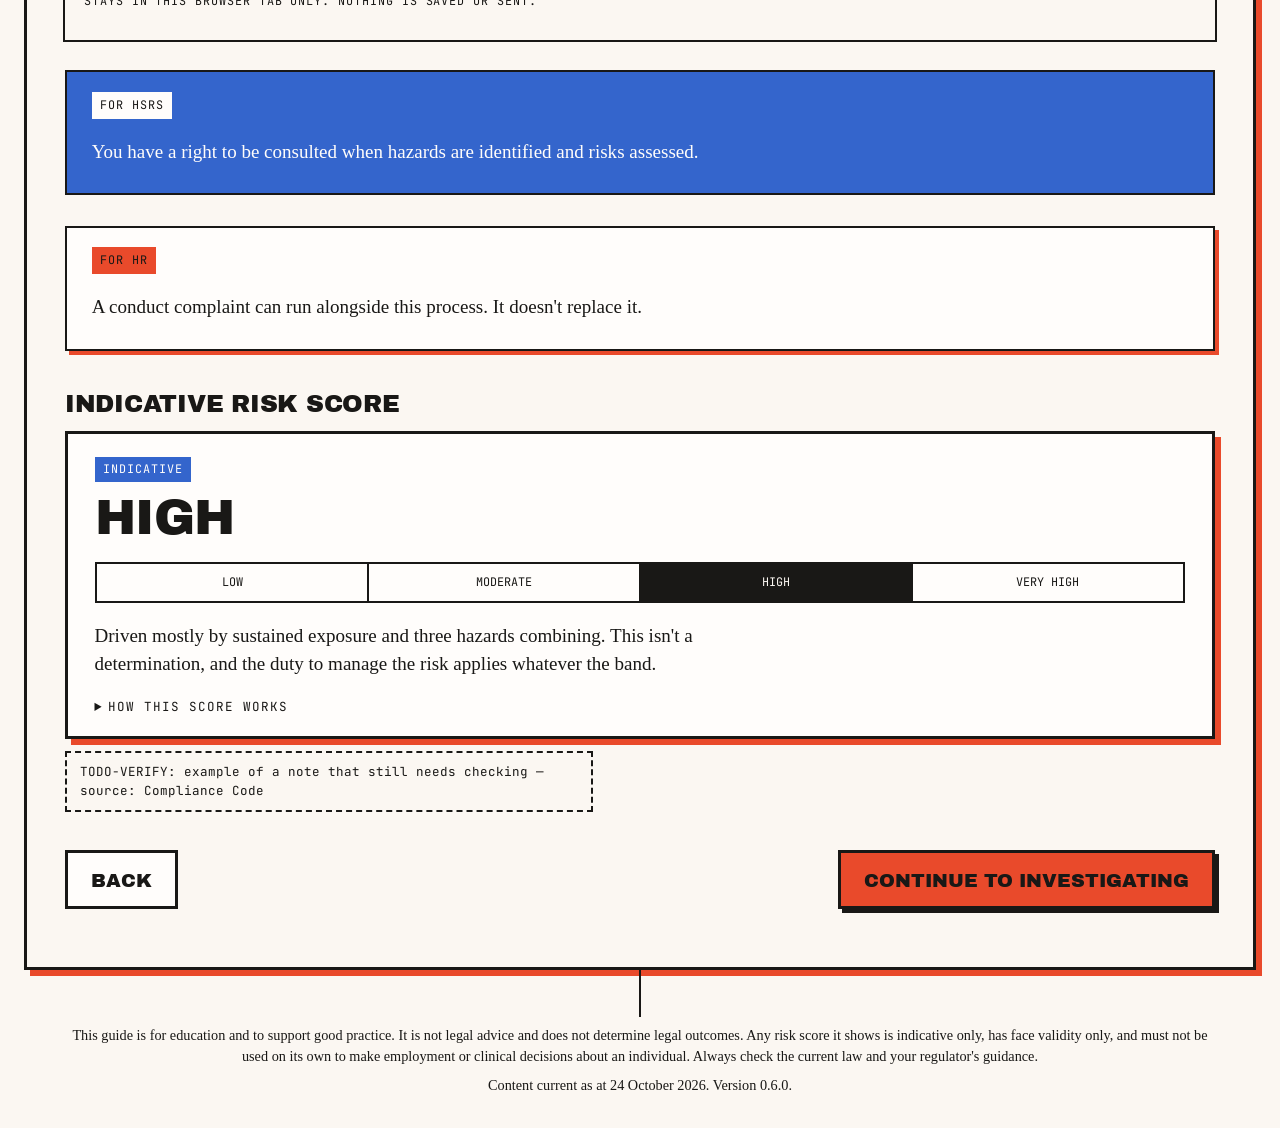
<file: design/b-workshop/patterns.html>
<!doctype html>
<html lang="en-AU">
<head>
  <meta charset="utf-8">
  <meta name="viewport" content="width=device-width, initial-scale=1">
  <title>Pattern sample | Psychosocial Hazard Investigation Guide</title>
  <link rel="stylesheet" href="styles.css">
  <script type="module" src="../shared/patterns.js"></script>
</head>
<body>
  <a class="skip-link" href="#main">Skip to content</a>

  <div class="board">
    <header class="grid head">
      <div class="cell-name"><a class="brand" id="brand" href="index.html#/">Psychosocial Hazard Investigation Guide</a></div>
      <div class="cell-tag">
        <p>Identify, investigate and control psychosocial hazards. A free guide for HR and HSRs.</p>
        <div class="jurisdiction-picker">
          <label for="jurisdiction">Jurisdiction</label>
          <select id="jurisdiction"></select>
        </div>
      </div>
      <nav class="cell-nav" aria-label="Main"><ul id="nav"></ul></nav>
    </header>
    <main id="main" class="content" tabindex="-1"></main>
  </div>

  <div class="wire"></div>
  <footer class="foot">
    <p class="disclaimer" id="disclaimer"></p>
    <p class="current-as-at" id="current-as-at"></p>
  </footer>
</body>
</html>
</file>
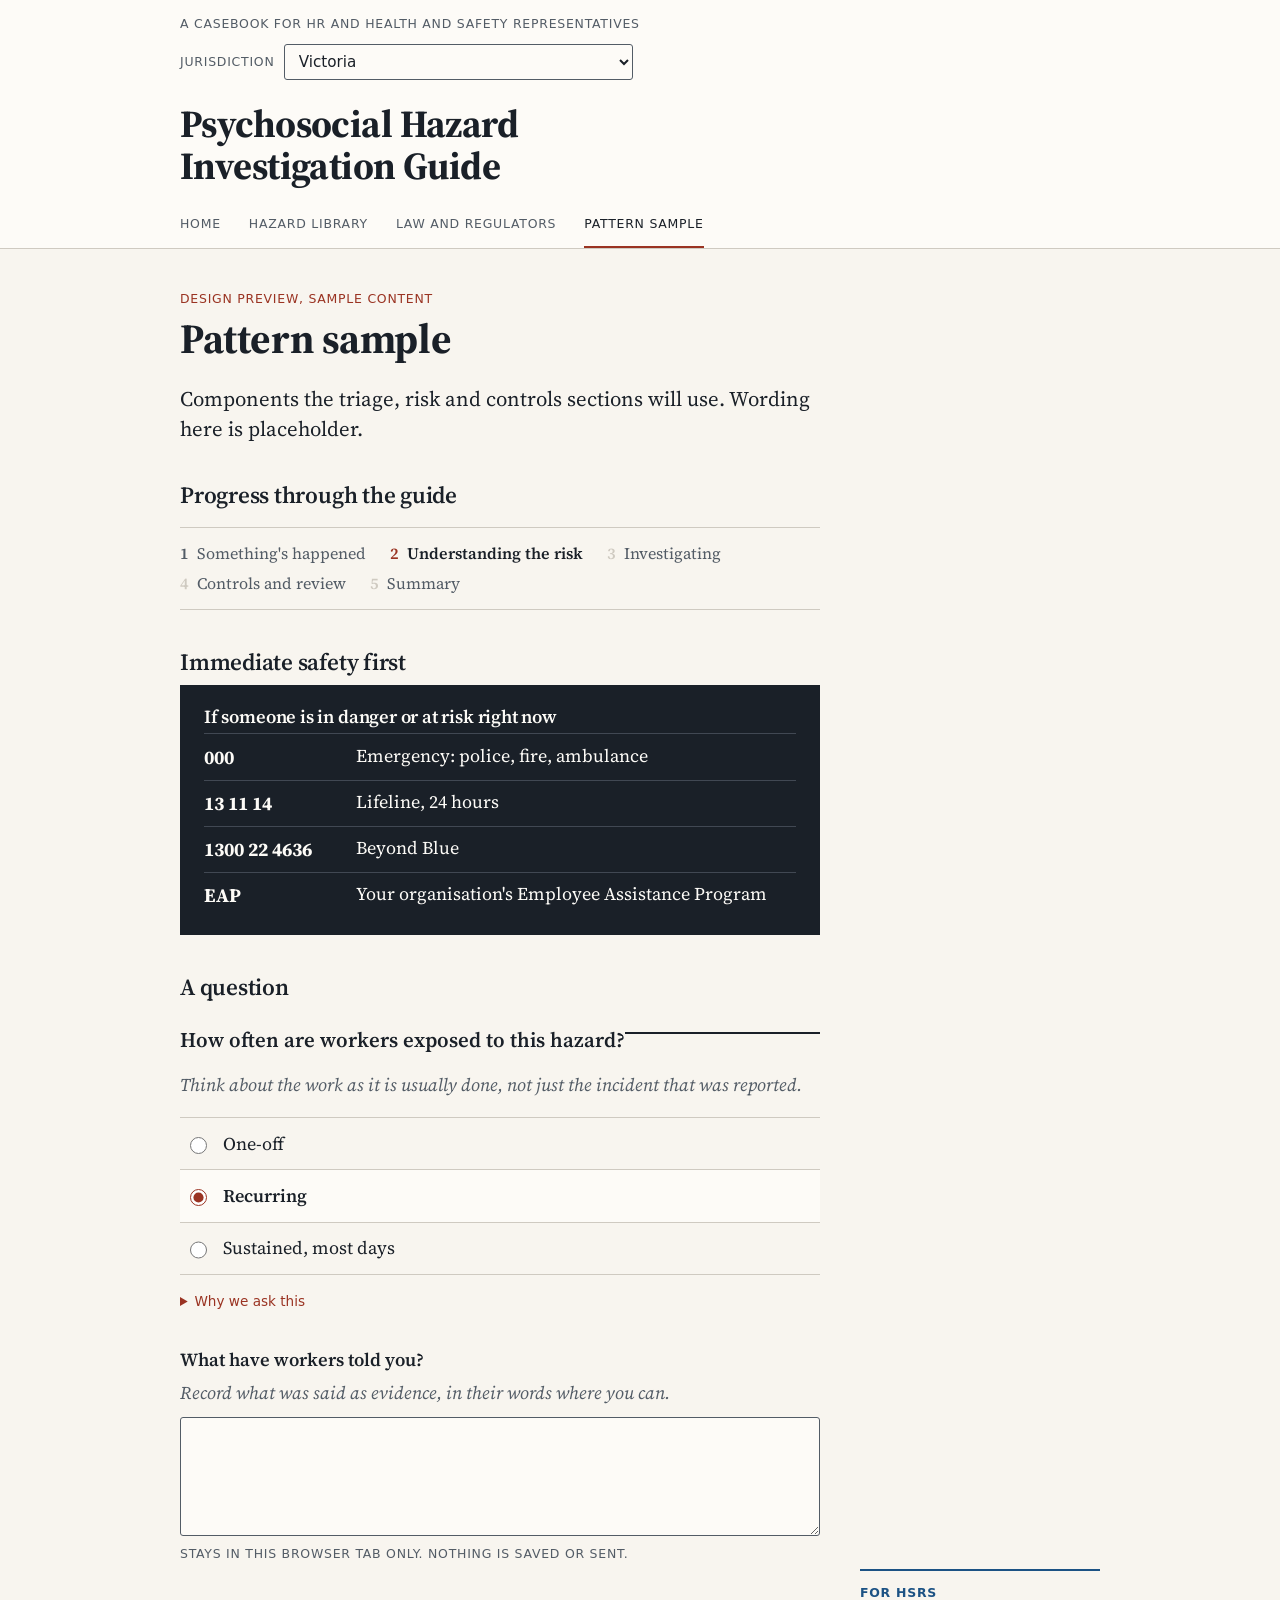
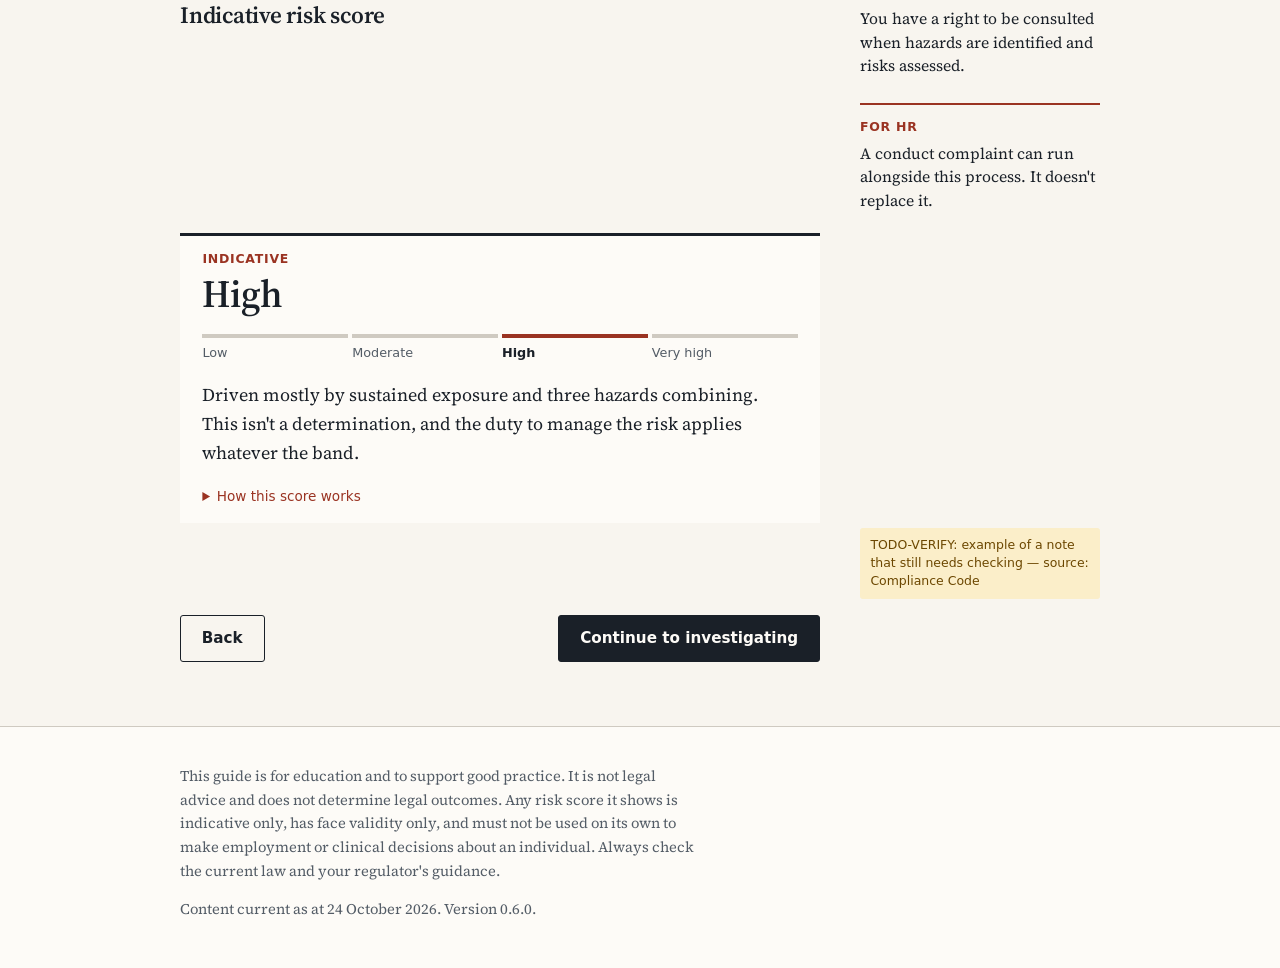
<file: design/c-casebook/patterns.html>
<!doctype html>
<html lang="en-AU">
<head>
  <meta charset="utf-8">
  <meta name="viewport" content="width=device-width, initial-scale=1">
  <title>Pattern sample | Psychosocial Hazard Investigation Guide</title>
  <link rel="stylesheet" href="styles.css">
  <script type="module" src="../shared/patterns.js"></script>
</head>
<body>
  <a class="skip-link" href="#main">Skip to content</a>

  <header class="masthead">
    <div class="wrap">
      <div class="meta-row">
        <p class="kicker">A casebook for HR and Health and Safety Representatives</p>
        <div class="jurisdiction-picker">
          <label for="jurisdiction">Jurisdiction</label>
          <select id="jurisdiction"></select>
        </div>
      </div>
      <a class="brand" id="brand" href="index.html#/">Psychosocial Hazard Investigation Guide</a>
      <nav class="site-nav" aria-label="Main"><ul class="nav-list" id="nav"></ul></nav>
    </div>
  </header>

  <main id="main" class="wrap content" tabindex="-1"></main>

  <footer class="site-footer">
    <div class="wrap">
      <p class="disclaimer" id="disclaimer"></p>
      <p class="current-as-at" id="current-as-at"></p>
    </div>
  </footer>
</body>
</html>
</file>
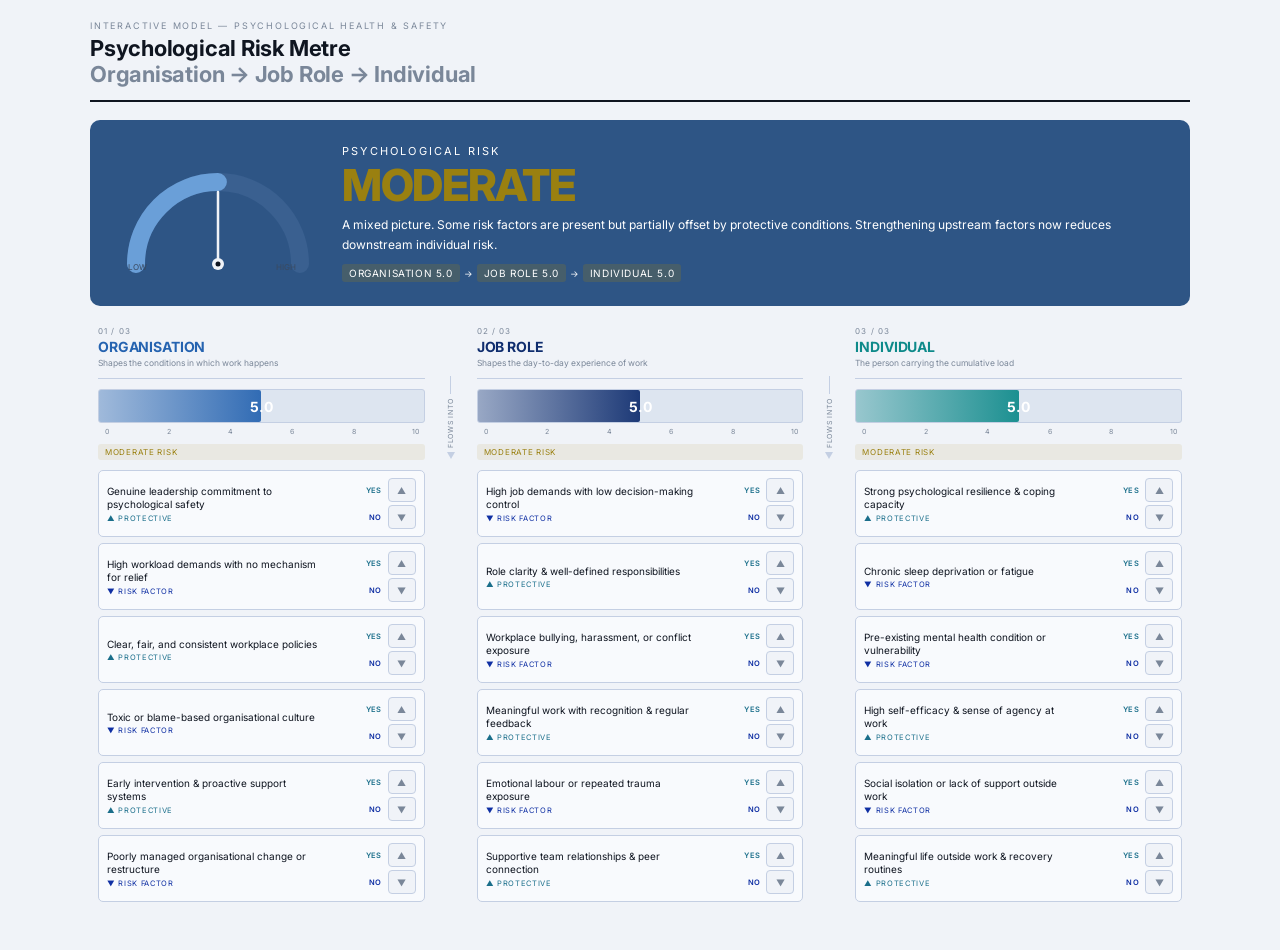
<file: reference/risk-model/history/injury-risk-widget-9.html>
<!DOCTYPE html>
<html lang="en">
<head>
<meta charset="UTF-8">
<meta name="viewport" content="width=device-width, initial-scale=1.0">
<title>Psychological Risk Metre</title>
<style>
@import url('https://fonts.googleapis.com/css2?family=Inter:wght@400;500;600;700;800&display=swap');

:root {
  --bg: #f0f3f8;
  --ink: #0f1520;
  --muted: #7a8799;
  --border: #c4cfe3;
  --panel: #dde5f0;
  --org:  #2563b0;
  --job:  #0f2d6e;
  --ind:  #0e8a8a;
  --low:  #1a6e8a;
  --mid:  #2a5fc4;
  --high: #0f2fa3;
}

* { margin:0; padding:0; box-sizing:border-box; }

body {
  background: var(--bg);
  color: var(--ink);
  font-family: 'Inter', sans-serif;
  min-height: 100vh;
  padding: 20px 16px 48px;
}

.page { max-width: 1100px; margin: 0 auto; }

/* HEADER */
header {
  border-bottom: 2.5px solid var(--ink);
  padding-bottom: 12px;
  margin-bottom: 18px;
}

.eyebrow {
  font-size: 9px;
  letter-spacing: 0.2em;
  text-transform: uppercase;
  color: var(--muted);
  margin-bottom: 4px;
}

h1 {
  font-family: 'Inter', sans-serif;
  font-size: clamp(15px, 3vw, 22px);
  font-weight: 700;
  line-height: 1.2;
  letter-spacing: -0.01em;
  white-space: normal;
  word-break: break-word;
}

h1 span { color: var(--muted); }

/* ── RISK METRE ── */
.metre-section {
  background: #2e5585;
  border-radius: 10px;
  padding: 20px;
  margin-bottom: 20px;
  display: flex;
  flex-direction: column;
  gap: 16px;
}

@media (min-width: 520px) {
  .metre-section {
    flex-direction: row;
    align-items: center;
    gap: 24px;
    padding: 24px 28px;
  }
}

.gauge-svg {
  width: 100%;
  max-width: 200px;
  margin: 0 auto;
  flex-shrink: 0;
}

.gauge-svg svg { width: 100%; height: auto; display: block; overflow: visible; }

.g-track { fill:none; stroke:#3a6090; stroke-width:18; stroke-linecap:round; }
.g-fill  {
  fill:none; stroke-width:18; stroke-linecap:round;
  transition: stroke-dashoffset .45s cubic-bezier(.4,0,.2,1), stroke .35s ease;
}
.g-needle {
  transition: transform .45s cubic-bezier(.4,0,.2,1);
  transform-origin: 100px 110px;
}

.metre-right { flex: 1; }

.metre-label {
  font-size: 11px;
  letter-spacing: 0.2em;
  text-transform: uppercase;
  color: #ffffff;
  margin-bottom: 5px;
  transition: color .4s ease;
}

.metre-value {
  font-family: 'Inter', sans-serif;
  font-size: clamp(30px, 7vw, 44px);
  font-weight: 800;
  line-height: 1;
  letter-spacing: -0.03em;
  transition: color .35s ease;
}

.metre-desc {
  margin-top: 8px;
  font-size: 12px;
  color: #ffffff;
  line-height: 1.65;
  transition: color .4s ease;
}

.metre-chips {
  margin-top: 10px;
  display: flex;
  gap: 4px;
  align-items: center;
  flex-wrap: wrap;
}

.chip {
  font-size: 10px;
  letter-spacing: 0.06em;
  text-transform: uppercase;
  padding: 3px 7px;
  border-radius: 3px;
  transition: background .35s, color .35s;
}

.chip-arrow { font-size: 9px; color: #ffffff; }

/* ── PILLARS ── */
/* Mobile: stacked. Tablet+: side by side */
.pillars {
  display: flex;
  flex-direction: column;
  gap: 16px;
}

@media (min-width: 700px) {
  .pillars {
    flex-direction: row;
    align-items: flex-start;
    gap: 0;
  }
}

.pillar-col {
  flex: 1;
  display: flex;
  flex-direction: column;
}

/* Arrow between pillars — hidden on mobile, shown on tablet+ */
.flow-arrow {
  display: none;
  flex-direction: column;
  align-items: center;
  padding-top: 50px;
  gap: 2px;
  flex-shrink: 0;
  width: 36px;
}

@media (min-width: 700px) {
  .flow-arrow { display: flex; }
}

.a-shaft { width: 1.5px; height: 18px; background: var(--border); }
.a-label {
  font-size: 7px; letter-spacing: 0.1em; text-transform: uppercase;
  color: var(--muted); writing-mode: vertical-rl;
  transform: rotate(180deg); line-height: 1; margin: 2px 0;
}
.a-head {
  width: 0; height: 0;
  border-left: 4px solid transparent;
  border-right: 4px solid transparent;
  border-top: 7px solid var(--border);
}

/* Mobile: show a simple horizontal divider label instead */
.mobile-arrow {
  display: flex;
  align-items: center;
  gap: 8px;
  padding: 4px 0;
  color: var(--muted);
  font-size: 8px;
  letter-spacing: 0.1em;
  text-transform: uppercase;
}
.mobile-arrow::before,
.mobile-arrow::after {
  content: '';
  flex: 1;
  height: 1px;
  background: var(--border);
}
@media (min-width: 700px) {
  .mobile-arrow { display: none; }
}

/* Pillar padding on desktop */
@media (min-width: 700px) {
  .pillar-col { padding: 0 8px; }
}

.pillar-header {
  margin-bottom: 10px;
  padding-bottom: 8px;
  border-bottom: 1.5px solid var(--border);
}

.pillar-num {
  font-size: 8px; letter-spacing: 0.14em;
  text-transform: uppercase; color: var(--muted); margin-bottom: 2px;
}

.pillar-name {
  font-family: 'Inter', sans-serif;
  font-size: 14px; font-weight: 700;
  letter-spacing: -0.01em; text-transform: uppercase;
}

.pillar-sub {
  font-size: 8.5px; color: var(--muted);
  margin-top: 3px; line-height: 1.4;
}

/* BAR */
.bar-wrap {
  height: 34px;
  background: var(--panel);
  border: 1.5px solid var(--border);
  border-radius: 3px;
  position: relative;
  overflow: hidden;
  margin-bottom: 4px;
}

.bar-fill {
  position: absolute;
  top: 0; left: 0; bottom: 0;
  width: 50%;
  transition: width .45s cubic-bezier(.4,0,.2,1), background .45s ease;
  border-radius: 0 2px 2px 0;
}

.bar-score {
  position: absolute; inset: 0;
  display: flex; align-items: center; justify-content: center;
  font-family: 'Inter', sans-serif;
  font-size: 14px; font-weight: 700;
  pointer-events: none;
  transition: color .4s;
}

.bar-ticks {
  display: flex; justify-content: space-between;
  padding: 0 2px; margin-bottom: 8px;
}
.bar-tick-lbl { font-size: 7px; color: var(--muted); width: 14px; text-align: center; }

.badge {
  font-size: 8px; letter-spacing: 0.09em; text-transform: uppercase;
  padding: 3px 7px; border-radius: 3px; display: inline-block;
  margin-bottom: 10px; transition: background .4s, color .4s;
}

/* FACTORS */
.factors { display: flex; flex-direction: column; gap: 6px; }

.f-row {
  border: 1.5px solid var(--border);
  border-radius: 5px; background: #f8fafd;
  padding: 7px 8px; display: flex; align-items: center; gap: 6px;
  transition: border-color .2s, background .2s;
}
.f-row.ar { border-color: var(--high); background: #f0f4fc; }
.f-row.ap { border-color: var(--low);  background: #e8f4fb; }

.f-text { flex: 1; min-width: 0; }
.f-name { font-size: 10px; line-height: 1.35; color: var(--ink); }
.f-tag  { font-size: 7.5px; letter-spacing: 0.09em; text-transform: uppercase; margin-top: 2px; }
.f-tag.r { color: var(--high); }
.f-tag.p { color: var(--low); }

.f-cnt {
  font-family: 'Inter', sans-serif; font-size: 12px; font-weight: 700;
  width: 18px; text-align: center; flex-shrink: 0; transition: color .2s;
}

.f-btns { display: flex; flex-direction: column; gap: 3px; flex-shrink: 0; }

.f-status {
  font-size: 9px;
  font-weight: 600;
  letter-spacing: 0.06em;
  text-transform: uppercase;
  width: 28px;
  text-align: center;
  flex-shrink: 0;
  transition: color 0.2s;
  color: var(--muted);
  line-height: 1.2;
}

.fbtn {
  width: 28px; height: 24px; border-radius: 4px;
  border: 1.5px solid var(--border); background: var(--bg);
  cursor: pointer; font-size: 9px;
  display: flex; align-items: center; justify-content: center;
  color: var(--muted);
  transition: background .15s, border-color .15s, color .15s, transform .1s;
  font-family: 'Inter', sans-serif; line-height: 1;
  -webkit-tap-highlight-color: transparent;
  touch-action: manipulation;
}
.fbtn:hover { border-color: var(--ink); color: var(--ink); }
.fbtn:active { transform: scale(0.88); }
.fbtn.or { background: var(--high); border-color: var(--high); color: #fff; }
.fbtn.op { background: var(--low);  border-color: var(--low);  color: #fff; }
</style>
</head>
<body>
<div class="page">

  <header>
    <div class="eyebrow">Interactive Model — Psychological Health & Safety</div>
    <h1>Psychological Risk Metre<br><span>Organisation → Job Role → Individual</span></h1>
  </header>

  <!-- METRE TOP -->
  <div class="metre-section">
    <div class="gauge-svg">
      <svg viewBox="0 0 200 118">
        <path class="g-track" d="M 18 110 A 82 82 0 0 1 182 110"/>
        <path class="g-fill" id="gFill"
          d="M 18 110 A 82 82 0 0 1 182 110"
          stroke="#0f2fa3"
          stroke-dasharray="257"
          stroke-dashoffset="257"
        />
        <g class="g-needle" id="gNeedle">
          <line x1="100" y1="110" x2="100" y2="38"
            stroke="#f0f3f8" stroke-width="2.5" stroke-linecap="round"/>
          <circle cx="100" cy="110" r="6" fill="#f0f3f8"/>
          <circle cx="100" cy="110" r="2.5" fill="#0f1520"/>
        </g>
        <text x="10"  y="116" font-size="8" fill="#3a4a60" font-family="Inter,sans-serif">LOW</text>
        <text x="158" y="116" font-size="8" fill="#3a4a60" font-family="Inter,sans-serif">HIGH</text>
      </svg>
    </div>
    <div class="metre-right">
      <div class="metre-label">Psychological Risk</div>
      <div class="metre-value" id="metreVal">—</div>
      <div class="metre-desc" id="metreDesc">Toggle factors below to see the risk metre respond in real time.</div>
      <div class="metre-chips" id="metreChips"></div>
    </div>
  </div>

  <!-- PILLARS -->
  <div class="pillars" id="pillarsGrid"></div>

</div>
<script>
const PILLARS = [
  {
    id: 'org', num: '01', name: 'Organisation',
    sub: 'Shapes the conditions in which work happens',
    color: '#2563b0', weight: 0.30,
    factors: [
      { name: 'Genuine leadership commitment to psychological safety', type: 'p' },
      { name: 'High workload demands with no mechanism for relief',    type: 'r' },
      { name: 'Clear, fair, and consistent workplace policies',        type: 'p' },
      { name: 'Toxic or blame-based organisational culture',           type: 'r' },
      { name: 'Early intervention & proactive support systems',        type: 'p' },
      { name: 'Poorly managed organisational change or restructure',   type: 'r' },
    ]
  },
  {
    id: 'job', num: '02', name: 'Job Role',
    sub: 'Shapes the day-to-day experience of work',
    color: '#0f2d6e', weight: 0.35,
    factors: [
      { name: 'High job demands with low decision-making control',    type: 'r' },
      { name: 'Role clarity & well-defined responsibilities',         type: 'p' },
      { name: 'Workplace bullying, harassment, or conflict exposure', type: 'r' },
      { name: 'Meaningful work with recognition & regular feedback',  type: 'p' },
      { name: 'Emotional labour or repeated trauma exposure',         type: 'r' },
      { name: 'Supportive team relationships & peer connection',      type: 'p' },
    ]
  },
  {
    id: 'ind', num: '03', name: 'Individual',
    sub: 'The person carrying the cumulative load',
    color: '#0e8a8a', weight: 0.35,
    factors: [
      { name: 'Strong psychological resilience & coping capacity',     type: 'p' },
      { name: 'Chronic sleep deprivation or fatigue',                  type: 'r' },
      { name: 'Pre-existing mental health condition or vulnerability',  type: 'r' },
      { name: 'High self-efficacy & sense of agency at work',          type: 'p' },
      { name: 'Social isolation or lack of support outside work',      type: 'r' },
      { name: 'Meaningful life outside work & recovery routines',      type: 'p' },
    ]
  }
];

const ARC = 257;
const state = {};
PILLARS.forEach(p => { state[p.id] = p.factors.map(() => 0); });

function getRaw(id) {
  const p = PILLARS.find(x => x.id === id);
  let raw = 0;
  p.factors.forEach((f, i) => { raw += (f.type === 'r') ? state[id][i] : -state[id][i]; });
  const max = p.factors.length * 2;
  return Math.max(-max, Math.min(max, raw)) / max;
}

function getPillarScore(id) {
  let raw = getRaw(id);
  if (id === 'job') raw = raw * 0.85 + getRaw('org') * 0.15;
  if (id === 'ind') {
    const jobRaw = getRaw('job') * 0.85 + getRaw('org') * 0.15;
    raw = raw * 0.80 + jobRaw * 0.15 + getRaw('org') * 0.05;
  }
  return Math.round((raw * 5 + 5) * 10) / 10;
}

function getOverall() {
  return Math.round(PILLARS.reduce((s, p) => s + getPillarScore(p.id) * p.weight, 0) * 10) / 10;
}

function riskColor(s) {
  if (s <= 2.5) return '#4a8c5c';       // soft green
  if (s <= 5)   return '#9a8010';       // soft yellow
  if (s <= 7)   return '#c0504a';       // soft light red
  return '#8b2020';                     // muted dark red
}

function riskLabel(s) {
  if (s <= 3)   return 'LOW';
  if (s <= 5)   return 'MODERATE';
  if (s <= 7)   return 'HIGH';
  return 'VERY HIGH';
}

function riskDesc(s) {
  if (s <= 3)   return 'Protective factors are dominant. Organisational conditions are buffering job demands, and individuals carry manageable loads. Claim likelihood is low.';
  if (s <= 5)   return 'A mixed picture. Some risk factors are present but partially offset by protective conditions. Strengthening upstream factors now reduces downstream individual risk.';
  if (s <= 7)   return 'Risk factors are accumulating across pillars. Job demands are landing heavily on individuals. Psychological injury claim likelihood is elevated without targeted intervention.';
  return 'The causal chain from organisation through to the individual is heavily loaded. Claim likelihood is significant. Systemic, multi-level action is urgently needed.';
}

function refreshMetre() {
  const score = getOverall();
  const ratio = score / 10;
  const col = riskColor(score);

  // Arc fill stays a fixed blue-grey — only the filled portion shows progress
  document.getElementById('gFill').style.strokeDashoffset = ARC - ratio * ARC;
  document.getElementById('gFill').style.stroke = '#6a9fd8';

  // Needle stays white
  document.getElementById('gNeedle').style.transform = `rotate(${-90 + ratio * 180}deg)`;

  // Only the text elements change colour with risk level
  const val = document.getElementById('metreVal');
  val.textContent = riskLabel(score);
  val.style.color = col;
  const desc = document.getElementById('metreDesc');
  desc.textContent = riskDesc(score);
  desc.style.color = '#ffffff';
  document.querySelector('.metre-label').style.color = '#ffffff';

  document.getElementById('metreChips').innerHTML =
    PILLARS.map((p, i) => {
      const s = getPillarScore(p.id);
      const c = riskColor(s);
      return (i > 0 ? '<div class="chip-arrow">→</div>' : '')
        + `<div class="chip" style="background:${c}38;color:#ffffff">${p.name} ${s.toFixed(1)}</div>`;
    }).join('');
}

function refreshPillar(id) {
  const score = getPillarScore(id);
  const pct = (score / 10) * 100;
  const col = riskColor(score);
  const pillar = PILLARS.find(x => x.id === id);
  const pc = pillar.color;
  const fill = document.getElementById('fill-' + id);
  fill.style.width = pct + '%';
  fill.style.background = `linear-gradient(to right, ${pc}55, ${pc}ee)`;
  const num = document.getElementById('num-' + id);
  num.textContent = score.toFixed(1);
  num.style.color = pct > 44 ? '#fff' : pc;
  const badge = document.getElementById('badge-' + id);
  badge.textContent = riskLabel(score) + ' risk';
  badge.style.background = col + '18';
  badge.style.color = col;
}

function refreshAll() {
  PILLARS.forEach(p => refreshPillar(p.id));
  refreshMetre();
}

function updateRowUI(pid, idx) {
  const f = PILLARS.find(x => x.id === pid).factors[idx];
  const v = state[pid][idx];
  const row = document.getElementById(`row-${pid}-${idx}`);
  const upB = document.getElementById(`up-${pid}-${idx}`);
  const dnB = document.getElementById(`dn-${pid}-${idx}`);
  const cnt = document.getElementById(`cnt-${pid}-${idx}`);
  const statusEl = document.getElementById(`status-${pid}-${idx}`);
  row.className = 'f-row';
  upB.className = 'fbtn';
  dnB.className = 'fbtn';
  if (v > 0) {
    row.classList.add(f.type === 'r' ? 'ar' : 'ap');
    upB.classList.add(f.type === 'r' ? 'or' : 'op');
  } else if (v < 0) {
    row.classList.add(f.type === 'p' ? 'ar' : 'ap');
    dnB.classList.add(f.type === 'p' ? 'or' : 'op');
  }
  cnt.textContent = v === 0 ? '·' : (v > 0 ? '+' + v : String(v));
  const isRisk = (f.type === 'r' && v > 0) || (f.type === 'p' && v < 0);
  cnt.style.color = v === 0 ? 'var(--muted)' : (isRisk ? 'var(--high)' : 'var(--low)');
  if (statusEl) {
    if (v === 0) {
      statusEl.textContent = '';
    } else if (isRisk) {
      statusEl.textContent = 'YES';
      statusEl.style.color = 'var(--high)';
    } else {
      statusEl.textContent = 'YES';
      statusEl.style.color = 'var(--low)';
    }
  }
}

function toggle(pid, idx, dir) {
  state[pid][idx] = Math.max(-2, Math.min(2, state[pid][idx] + dir));
  updateRowUI(pid, idx);
  refreshAll();
}

function buildUI() {
  const grid = document.getElementById('pillarsGrid');
  PILLARS.forEach((p, pi) => {
    // Mobile divider between pillars
    if (pi > 0) {
      const mArrow = document.createElement('div');
      mArrow.className = 'mobile-arrow';
      mArrow.textContent = 'flows into ' + p.name;
      grid.appendChild(mArrow);

      const dArrow = document.createElement('div');
      dArrow.className = 'flow-arrow';
      dArrow.innerHTML = `<div class="a-shaft"></div><div class="a-label">flows into</div><div class="a-head"></div>`;
      grid.appendChild(dArrow);
    }

    const col = document.createElement('div');
    col.className = 'pillar-col';
    col.innerHTML = `
      <div class="pillar-header">
        <div class="pillar-num">${p.num} / 03</div>
        <div class="pillar-name" style="color:${p.color}">${p.name}</div>
        <div class="pillar-sub">${p.sub}</div>
      </div>`;

    const barWrap = document.createElement('div');
    barWrap.className = 'bar-wrap';
    const fill = document.createElement('div');
    fill.className = 'bar-fill'; fill.id = 'fill-' + p.id;
    fill.style.width = '50%';
    fill.style.background = `linear-gradient(to right, ${p.color}55, ${p.color}dd)`;
    barWrap.appendChild(fill);
    const scoreEl = document.createElement('div');
    scoreEl.className = 'bar-score'; scoreEl.id = 'num-' + p.id;
    scoreEl.style.color = p.color; scoreEl.textContent = '5.0';
    barWrap.appendChild(scoreEl);
    col.appendChild(barWrap);

    const ticks = document.createElement('div');
    ticks.className = 'bar-ticks';
    [0,2,4,6,8,10].forEach(v => {
      const t = document.createElement('div');
      t.className = 'bar-tick-lbl'; t.textContent = v;
      ticks.appendChild(t);
    });
    col.appendChild(ticks);

    const badge = document.createElement('div');
    badge.className = 'badge'; badge.id = 'badge-' + p.id;
    badge.style.background = p.color + '18'; badge.style.color = p.color;
    badge.textContent = 'MODERATE risk';
    col.appendChild(badge);

    const flist = document.createElement('div');
    flist.className = 'factors';
    p.factors.forEach((f, idx) => {
      const row = document.createElement('div');
      row.className = 'f-row'; row.id = `row-${p.id}-${idx}`;
      row.innerHTML = `
        <div class="f-text">
          <div class="f-name">${f.name}</div>
          <div class="f-tag ${f.type}">${f.type === 'p' ? '▲ Protective' : '▼ Risk factor'}</div>
        </div>
        <div class="f-status" id="status-${p.id}-${idx}"></div>
        <div class="f-btns">
          <div style="display:flex;align-items:center;gap:6px;justify-content:flex-end">
            <span style="font-size:7.5px;font-weight:600;color:var(--low);letter-spacing:0.05em;width:22px;text-align:right">YES</span>
            <button class="fbtn" id="up-${p.id}-${idx}">▲</button>
          </div>
          <div style="display:flex;align-items:center;gap:6px;justify-content:flex-end">
            <span style="font-size:7.5px;font-weight:600;color:var(--high);letter-spacing:0.05em;width:22px;text-align:right">NO</span>
            <button class="fbtn" id="dn-${p.id}-${idx}">▼</button>
          </div>
        </div>`;
      flist.appendChild(row);
    });
    col.appendChild(flist);
    grid.appendChild(col);
  });

  PILLARS.forEach(p => {
    p.factors.forEach((_, idx) => {
      document.getElementById(`up-${p.id}-${idx}`).addEventListener('click', () => toggle(p.id, idx, 1));
      document.getElementById(`dn-${p.id}-${idx}`).addEventListener('click', () => toggle(p.id, idx, -1));
    });
  });
}

buildUI();
refreshAll();
</script>
</body>
</html>
</file>
<file: design/hub.css>
body { margin: 0; background: oklch(0.97 0.005 90); color: oklch(0.25 0.01 260); font-family: system-ui, sans-serif; line-height: 1.6; }
main { max-width: 52rem; margin: 0 auto; padding: 2.5rem 1.25rem 4rem; }
.directions { list-style: none; padding: 0; display: grid; gap: 1rem; }
.directions li { background: oklch(0.995 0.003 90); border: 1px solid oklch(0.87 0.01 90); border-radius: 0.6rem; padding: 0.2rem 1.4rem 0.8rem; }
.links { display: flex; flex-wrap: wrap; gap: 0.4rem 1.2rem; font-weight: 600; }
a { color: oklch(0.42 0.13 255); }
</file>
<file: site/css/styles.css>
/* Psychosocial Hazard Investigation Guide styles: the "Civic" design (chosen 2026-10-23).
   Rounded tinted panels, contents sidebar, Montserrat (self-hosted, OFL). See docs/design.md for the rules.
   Colours and sizes are tokens in :root; change them there, not in individual rules. */

@font-face {
  font-family: 'Montserrat';
  src: url('../assets/fonts/montserrat-400-700-normal.woff2') format('woff2');
  font-weight: 400 700;
  font-display: swap;
}

:root {
  --bg: oklch(0.995 0.002 255);
  --text: oklch(0.27 0.012 260);
  --muted: oklch(0.46 0.015 260);
  --line: oklch(0.89 0.01 260);
  --primary: oklch(0.42 0.14 255);
  --primary-dark: oklch(0.34 0.12 255);
  --panel: oklch(0.955 0.022 255);
  --panel-soft: oklch(0.978 0.008 255);
  --grey: oklch(0.92 0.004 260);
  --hr-bg: oklch(0.965 0.03 70);
  --hr-ink: oklch(0.43 0.1 55);
  --hsr-bg: oklch(0.96 0.03 170);
  --hsr-ink: oklch(0.4 0.08 175);
  --warn-bg: oklch(0.975 0.045 95);
  --warn-ink: oklch(0.42 0.09 80);
  --urgent-bg: oklch(0.965 0.025 25);
  --urgent-line: oklch(0.8 0.07 25);
  --radius-lg: 1.75rem;
  --radius: 0.9rem;
  --font: 'Montserrat', system-ui, -apple-system, 'Segoe UI', sans-serif;
}

* { box-sizing: border-box; }
html { -webkit-text-size-adjust: 100%; }
body { margin: 0; background: var(--bg); color: var(--text); font-family: var(--font); font-size: 1rem; line-height: 1.65; }

.wrap { max-width: 76rem; margin: 0 auto; padding: 0 1.25rem; }

a { color: var(--primary); text-underline-offset: 0.18em; }
a:hover { color: var(--primary-dark); text-decoration-thickness: 2px; }
:focus-visible { outline: 3px solid var(--primary); outline-offset: 3px; border-radius: 4px; }
main:focus, h1:focus { outline: none; }
.visually-hidden { position: absolute !important; width: 1px; height: 1px; overflow: hidden; clip: rect(0 0 0 0); white-space: nowrap; }
.skip-link { position: absolute; left: 0.5rem; top: -4rem; background: var(--primary); color: var(--bg); padding: 0.6rem 1rem; border-radius: 99px; z-index: 10; }
.skip-link:focus { top: 0.5rem; }

h1, h2, h3 { line-height: 1.25; font-weight: 700; }
h1 { font-size: 2.1rem; margin: 0 0 0.6rem; letter-spacing: -0.01em; }
h2 { font-size: 1.4rem; margin: 2.2rem 0 0.6rem; }
h3 { font-size: 1.1rem; margin: 1.4rem 0 0.4rem; }
p, li { max-width: 70ch; }
.lede { font-size: 1.2rem; line-height: 1.55; }

/* Utility bar and masthead */
.utility { background: var(--grey); font-size: 0.8rem; font-weight: 600; padding: 0.55rem 0; }
.utility .wrap { text-align: right; }
.masthead-inner { display: flex; flex-wrap: wrap; align-items: center; justify-content: space-between; gap: 1rem 2rem; padding-top: 1.4rem; padding-bottom: 1.4rem; }
.brand { font-weight: 700; font-size: 1.25rem; color: var(--text); text-decoration: none; letter-spacing: -0.01em; max-width: 22ch; line-height: 1.2; }
.jurisdiction-picker { display: flex; align-items: center; gap: 0.6rem; font-weight: 600; font-size: 0.9rem; min-width: 0; max-width: 100%; }
select, input[type="search"], textarea {
  font: inherit; color: var(--text); background: var(--bg);
  border: 2px solid var(--primary); border-radius: 99px; padding: 0.5rem 1rem; max-width: 100%;
}
.jurisdiction-picker select { min-width: 0; flex: 1 1 auto; }
textarea { border-radius: var(--radius); width: 100%; }

/* Layout: contents sidebar + content */
.layout { display: grid; grid-template-columns: 16rem minmax(0, 1fr); gap: 2.5rem; align-items: start; padding-top: 0.5rem; padding-bottom: 4rem; }
.book-nav { background: var(--panel); border-radius: var(--radius-lg); padding: 1.5rem 1.25rem; position: sticky; top: 1rem; }
.book-label { margin: 0 0 0.6rem; font-size: 0.85rem; color: var(--primary); font-weight: 600; }
.nav-list { list-style: none; margin: 0; padding: 0; display: grid; gap: 0.2rem; }
.nav-list a { display: block; padding: 0.55rem 0.8rem; border-radius: var(--radius); font-weight: 600; text-decoration: none; color: var(--primary); }
.nav-list a:hover { background: var(--panel-soft); }
.nav-list a[aria-current="page"] { background: var(--bg); color: var(--text); }


@media (max-width: 60rem) {
  .layout { grid-template-columns: minmax(0, 1fr); gap: 1.5rem; }
  .book-nav { position: static; padding: 1rem; }
  .nav-list { display: flex; flex-wrap: wrap; }
}

/* Home */
.home > h1 { font-size: 2.4rem; }
.privacy-note { background: var(--panel); border-radius: var(--radius-lg); padding: 1.25rem 1.5rem; font-weight: 600; }
.role-grid { display: grid; gap: 1.25rem; grid-template-columns: repeat(auto-fit, minmax(17rem, 1fr)); }
.role-card { border-radius: var(--radius-lg); padding: 0.4rem 1.5rem 1rem; border: 1px solid var(--line); }
.role-hr { background: var(--hr-bg); }
.role-hsr { background: var(--hsr-bg); }
.section-list { list-style: none; padding: 0; counter-reset: s; display: grid; gap: 0.9rem; }
.section-item { counter-increment: s; position: relative; padding-left: 3.3rem; min-height: 2.4rem; }
.section-item::before { content: counter(s); position: absolute; left: 0; top: 0; width: 2.4rem; height: 2.4rem; border-radius: 50%; display: grid; place-items: center; background: var(--panel); color: var(--primary); font-weight: 700; }
.section-item a, .section-title { font-weight: 700; }
.section-item p { margin: 0; color: var(--muted); }
.status-coming .section-title { color: var(--muted); }
.status-tag { font-size: 0.72rem; font-weight: 600; background: var(--grey); border-radius: 99px; padding: 0.1rem 0.6rem; margin-left: 0.5rem; vertical-align: 0.1em; }
.family-note { color: var(--muted); }

/* Hazard library */
.filters { display: flex; flex-wrap: wrap; gap: 1rem; margin: 1.8rem 0 0.6rem; padding: 1.25rem; background: var(--panel-soft); border-radius: var(--radius-lg); }
.field { display: flex; flex-direction: column; gap: 0.35rem; flex: 1 1 14rem; min-width: 0; }
.field label { font-weight: 700; font-size: 0.9rem; }
.field select, .field input { width: 100%; }
.result-count { color: var(--muted); font-size: 0.9rem; }
.hazard-grid { list-style: none; padding: 0; margin: 0; display: grid; gap: 1rem; grid-template-columns: repeat(auto-fill, minmax(17rem, 1fr)); }
.hazard-grid li { max-width: none; }
.hazard-card { height: 100%; border: 1px solid var(--line); border-radius: var(--radius); padding: 1.1rem 1.25rem; transition: border-color 0.18s ease-out, background 0.18s ease-out; }
.hazard-card:hover { border-color: var(--primary); background: var(--panel-soft); }
.hazard-card h2 { font-size: 1.05rem; margin: 0 0 0.3rem; }
.hazard-card h2 a { text-decoration: none; }
.hazard-card p { margin: 0.35rem 0 0; font-size: 0.93rem; }
.category-tag { font-size: 0.75rem; font-weight: 600; color: var(--muted); margin: 0; }
.source-line, .definition figcaption { font-size: 0.85rem; color: var(--muted); }

.breadcrumb { font-size: 0.85rem; margin: 0 0 1rem; }
.hazard-detail h1 { margin-bottom: 0.2rem; }
.draft-badge { display: inline-block; background: var(--warn-bg); color: var(--warn-ink); font-size: 0.78rem; font-weight: 700; border-radius: 99px; padding: 0.15rem 0.75rem; margin: 0.6rem 0 0; }
.definition { margin: 1.25rem 0; }
.definition blockquote { margin: 0; background: var(--panel-soft); border: 1px solid var(--line); border-radius: var(--radius); padding: 0.2rem 1.25rem; }
.combine-note { border: 1px solid var(--line); border-radius: var(--radius); padding: 0.4rem 1.4rem; margin-top: 2rem; }
.pager { display: flex; flex-wrap: wrap; justify-content: space-between; gap: 1rem; margin-top: 2.5rem; }
.pager a { border: 2px solid var(--primary); border-radius: 99px; padding: 0.45rem 1.1rem; text-decoration: none; font-weight: 600; }
.pager a:hover { background: var(--primary); color: var(--bg); }
.pager-next { margin-left: auto; }

/* Callouts and notes */
.callout { border-radius: var(--radius); padding: 0.3rem 1.3rem; margin: 1.5rem 0; border: 1px solid var(--line); }
.callout-hr { background: var(--hr-bg); }
.callout-hsr { background: var(--hsr-bg); }
.callout-note { background: var(--panel); border-color: transparent; }
.callout-label { display: inline-block; font-size: 0.78rem; font-weight: 700; border-radius: 99px; padding: 0.1rem 0.7rem; margin-bottom: 0; background: var(--bg); }
.callout-hr .callout-label { color: var(--hr-ink); }
.callout-hsr .callout-label { color: var(--hsr-ink); }
.verify-note { font-size: 0.82rem; color: var(--warn-ink); background: var(--warn-bg); border: 1px dashed var(--warn-ink); border-radius: var(--radius); padding: 0.45rem 0.8rem; }

/* Law page */
.terms { display: grid; grid-template-columns: max-content 1fr; gap: 0.5rem 1.5rem; background: var(--panel-soft); border-radius: var(--radius); padding: 1rem 1.25rem; }
.terms dt { font-weight: 700; }
.terms dd { margin: 0; }
.source-list { padding-left: 1.2rem; }
.source-list li { margin-bottom: 0.6rem; }
.item-note { color: var(--muted); }

/* Components for Phases 2 to 5 (steps, support box, questions, score). Previewed in design/a-civic/patterns.html */
.eyebrow { color: var(--primary); font-weight: 700; font-size: 0.85rem; margin: 0 0 0.3rem; }
.steps { list-style: none; padding: 0; display: flex; flex-wrap: wrap; gap: 0.5rem; }
.steps li { display: flex; align-items: center; gap: 0.5rem; padding: 0.4rem 0.9rem 0.4rem 0.4rem; border-radius: 99px; background: var(--panel-soft); font-weight: 600; font-size: 0.88rem; }
.step-number { width: 1.7rem; height: 1.7rem; border-radius: 50%; display: grid; place-items: center; background: var(--bg); color: var(--primary); }
.steps .is-done { color: var(--muted); }
.steps [aria-current="step"] { background: var(--primary); color: var(--bg); }
.support-box { background: var(--urgent-bg); border: 1px solid var(--urgent-line); border-radius: var(--radius-lg); padding: 0.5rem 1.5rem 1rem; }
.contact-list { list-style: none; padding: 0; display: grid; gap: 0.5rem; }
.contact-list li { display: grid; grid-template-columns: 8rem 1fr; gap: 1rem; }
.question { border: 1px solid var(--line); border-radius: var(--radius-lg); padding: 1.2rem 1.5rem; margin: 0; }
.question legend { font-weight: 700; font-size: 1.15rem; padding: 0 0.4rem; }
.hint { color: var(--muted); margin-top: 0.2rem; }
.options { display: grid; gap: 0.5rem; }
.option { display: flex; gap: 0.7rem; align-items: center; border: 2px solid var(--line); border-radius: var(--radius); padding: 0.65rem 0.9rem; cursor: pointer; font-weight: 600; }
.option input { accent-color: var(--primary); width: 1.15rem; height: 1.15rem; }
.option:has(input:checked) { border-color: var(--primary); background: var(--panel-soft); }
.learn-more { margin-top: 1rem; }
.learn-more summary { cursor: pointer; color: var(--primary); font-weight: 700; }
.field-wide { margin-top: 1.5rem; }
.field-note { font-size: 0.82rem; color: var(--muted); margin: 0; }
.score-panel { background: var(--panel); border-radius: var(--radius-lg); padding: 1.25rem 1.5rem; }
.score-tag { display: inline-block; background: var(--bg); color: var(--primary); font-weight: 700; font-size: 0.78rem; border-radius: 99px; padding: 0.1rem 0.7rem; margin: 0; }
.score-panel h3 { font-size: 2rem; margin: 0.4rem 0; }
.band-scale { list-style: none; padding: 0; display: grid; grid-template-columns: repeat(4, 1fr); gap: 0.3rem; }
.band-scale li { text-align: center; background: var(--bg); padding: 0.45rem 0.2rem; border-radius: 0.5rem; font-size: 0.82rem; font-weight: 600; color: var(--muted); }
.band-scale [aria-current="true"] { background: var(--primary); color: var(--bg); }
.actions { display: flex; flex-wrap: wrap; gap: 0.75rem; justify-content: space-between; margin-top: 2rem; }
.button { display: inline-block; border-radius: 99px; padding: 0.65rem 1.4rem; font-weight: 700; text-decoration: none; border: 2px solid var(--primary); }
.button-primary { background: var(--primary); color: var(--bg); }
.button-primary:hover { background: var(--primary-dark); color: var(--bg); }
.button-secondary:hover { background: var(--panel-soft); }

/* Footer */
.site-footer { background: var(--grey); padding: 1.5rem 0 2rem; font-size: 0.85rem; }
.footer-links { list-style: none; padding: 0; display: flex; flex-wrap: wrap; gap: 0.4rem 1.5rem; }

@media print {
  .utility, .book-nav, .jurisdiction-picker, .filters, .pager, .footer-links { display: none !important; }
  .layout { display: block; }
}
@media (prefers-reduced-motion: reduce) { * { transition: none !important; } }

/* Guided pages (Phases 2 and 3): sections, checklists, process comparison, exposure ratings */
.flow h1 { margin-top: 1.5rem; }
.flow-section { margin-top: 2.5rem; padding-top: 0.5rem; border-top: 1px solid var(--line); }
.flow-section > h2 { margin-top: 1.2rem; }
.flow .question, .flow .field-wide { margin: 1.5rem 0; }
.steps a { display: flex; align-items: center; gap: 0.5rem; color: inherit; text-decoration: none; }
.steps a:hover { color: var(--primary); }
.steps .is-coming { color: var(--muted); font-weight: 400; background: transparent; border: 1px dashed var(--line); }
.support-note { font-size: 0.9rem; }
.processes { display: grid; gap: 1rem; grid-template-columns: repeat(auto-fit, minmax(15rem, 1fr)); margin: 1.5rem 0; }
.process-card { border: 1px solid var(--line); border-radius: var(--radius); padding: 0.4rem 1.2rem 0.6rem; }
.process-card:first-child { background: var(--panel-soft); border-color: var(--primary); }
.process-card h3 { margin-top: 0.8rem; }
.process-card dl { margin: 0; }
.process-card dt { font-size: 0.78rem; font-weight: 700; color: var(--muted); margin-top: 0.6rem; }
.process-card dd { margin: 0.1rem 0 0; font-size: 0.93rem; }
.key-point { font-weight: 600; font-size: 0.93rem; }
.prompt-list { padding-left: 1.2rem; }
.prompt-list li { margin-bottom: 0.4rem; }
.exposure { margin: 1rem 0; }
.exposure-item { border: 1px solid var(--line); border-radius: var(--radius-lg); padding: 0.2rem 1.25rem 0.6rem; margin: 1rem 0; }
.exposure-item h3 { margin-top: 0.9rem; }
.exposure-choices { display: grid; gap: 1rem; grid-template-columns: repeat(auto-fit, minmax(15rem, 1fr)); }
.question.compact { border: 0; padding: 0; }
.question.compact legend { font-size: 0.95rem; padding: 0; margin-bottom: 0.4rem; }
.question.compact .option { padding: 0.45rem 0.7rem; font-size: 0.9rem; }
.combine-count { background: var(--panel); border-radius: var(--radius); padding: 0.7rem 1rem; font-weight: 600; }
.empty-note { color: var(--muted); font-style: italic; }
.next-coming { color: var(--muted); font-weight: 600; margin: 0; align-self: center; }
.clear-answers { margin-top: 2.5rem; padding: 1rem 1.25rem; border-radius: var(--radius); background: var(--panel-soft); display: flex; flex-wrap: wrap; align-items: center; justify-content: space-between; gap: 0.75rem; }
.clear-answers p { margin: 0; font-size: 0.88rem; flex: 1 1 18rem; }
button.button { font: inherit; font-weight: 700; cursor: pointer; background: var(--bg); color: var(--primary); }
button.button:hover { background: var(--panel); }
@media print {
  .steps, .clear-answers, .actions, .learn-more:not([open]) { display: none !important; }
  .option:not(:has(input:checked)) { display: none; }
}
.field-wide { display: flex; flex-direction: column; gap: 0.3rem; }
.field-wide label { font-weight: 700; font-size: 1.05rem; }
.field-wide .hint { margin: 0; }

/* Indicative risk rating (Phase 5) */
.score-panel h3 .score-label { font-size: 1rem; font-weight: 600; color: var(--muted); display: block; }
.score-status { font-weight: 600; }
.score-panel .combine-count { background: var(--bg); }
.score-panel h4 { margin: 1.2rem 0 0.3rem; }
.table-scroll { overflow-x: auto; margin: 1rem 0; }
.score-table { width: 100%; border-collapse: collapse; background: var(--bg); border-radius: var(--radius); font-size: 0.9rem; }
.score-table caption { text-align: left; font-weight: 700; padding: 0 0 0.4rem; }
.score-table th, .score-table td { text-align: left; padding: 0.5rem 0.7rem; border-bottom: 1px solid var(--line); }
.score-table thead th { font-size: 0.8rem; color: var(--muted); }
.score-table .score-band { font-weight: 700; }

/* Resources (Phase 6) */
.resources-section { margin-top: 2.5rem; padding-top: 0.5rem; border-top: 1px solid var(--line); }
.evidence-list { display: grid; gap: 1rem; margin: 1.25rem 0; }
.evidence-item { border: 1px solid var(--line); border-radius: var(--radius); padding: 0.2rem 1.25rem 0.5rem; }
.evidence-item h3 { margin: 0.9rem 0 0.3rem; }
.evidence-status { display: inline-block; font-size: 0.75rem; font-weight: 700; border-radius: 99px; padding: 0.1rem 0.7rem; margin: 0; background: var(--panel); color: var(--primary); }
.evidence-status.status-none { background: var(--grey); color: inherit; }
.framework-list dt { font-weight: 700; margin-top: 0.9rem; }
.framework-list dd { margin: 0.2rem 0 0; }
.reference-list { list-style: none; padding: 0; }
.reference-list li { padding: 0.7rem 0; border-bottom: 1px solid var(--line); }
.reference-list p { margin: 0.2rem 0; }
.reference-cite { font-size: 0.9rem; font-weight: 600; overflow-wrap: anywhere; }
</file>
<file: design/a-civic/styles.css>
/* Direction A: Civic.
   After the Safe Work Australia Code "book" pages: white page, large rounded tinted panels,
   contents sidebar, Montserrat. Own blue, no logo, labelled as independent. */

@font-face {
  font-family: 'Montserrat';
  src: url('../fonts/montserrat-400-700-normal.woff2') format('woff2');
  font-weight: 400 700;
  font-display: swap;
}

:root {
  --bg: oklch(0.995 0.002 255);
  --text: oklch(0.27 0.012 260);
  --muted: oklch(0.46 0.015 260);
  --line: oklch(0.89 0.01 260);
  --primary: oklch(0.42 0.14 255);
  --primary-dark: oklch(0.34 0.12 255);
  --panel: oklch(0.955 0.022 255);
  --panel-soft: oklch(0.978 0.008 255);
  --grey: oklch(0.92 0.004 260);
  --hr-bg: oklch(0.965 0.03 70);
  --hr-ink: oklch(0.43 0.1 55);
  --hsr-bg: oklch(0.96 0.03 170);
  --hsr-ink: oklch(0.4 0.08 175);
  --warn-bg: oklch(0.975 0.045 95);
  --warn-ink: oklch(0.42 0.09 80);
  --urgent-bg: oklch(0.965 0.025 25);
  --urgent-line: oklch(0.8 0.07 25);
  --radius-lg: 1.75rem;
  --radius: 0.9rem;
  --font: 'Montserrat', system-ui, -apple-system, 'Segoe UI', sans-serif;
}

* { box-sizing: border-box; }
html { -webkit-text-size-adjust: 100%; }
body { margin: 0; background: var(--bg); color: var(--text); font-family: var(--font); font-size: 1rem; line-height: 1.65; }

.wrap { max-width: 76rem; margin: 0 auto; padding: 0 1.25rem; }

a { color: var(--primary); text-underline-offset: 0.18em; }
a:hover { color: var(--primary-dark); text-decoration-thickness: 2px; }
:focus-visible { outline: 3px solid var(--primary); outline-offset: 3px; border-radius: 4px; }
main:focus, h1:focus { outline: none; }
.visually-hidden { position: absolute !important; width: 1px; height: 1px; overflow: hidden; clip: rect(0 0 0 0); white-space: nowrap; }
.skip-link { position: absolute; left: 0.5rem; top: -4rem; background: var(--primary); color: var(--bg); padding: 0.6rem 1rem; border-radius: 99px; z-index: 10; }
.skip-link:focus { top: 0.5rem; }

h1, h2, h3 { line-height: 1.25; font-weight: 700; }
h1 { font-size: 2.1rem; margin: 0 0 0.6rem; letter-spacing: -0.01em; }
h2 { font-size: 1.4rem; margin: 2.2rem 0 0.6rem; }
h3 { font-size: 1.1rem; margin: 1.4rem 0 0.4rem; }
p, li { max-width: 70ch; }
.lede { font-size: 1.2rem; line-height: 1.55; }

/* Utility bar and masthead */
.utility { background: var(--grey); font-size: 0.8rem; font-weight: 600; padding: 0.55rem 0; }
.utility .wrap { text-align: right; }
.masthead-inner { display: flex; flex-wrap: wrap; align-items: center; justify-content: space-between; gap: 1rem 2rem; padding-top: 1.4rem; padding-bottom: 1.4rem; }
.brand { font-weight: 700; font-size: 1.25rem; color: var(--text); text-decoration: none; letter-spacing: -0.01em; max-width: 22ch; line-height: 1.2; }
.jurisdiction-picker { display: flex; align-items: center; gap: 0.6rem; font-weight: 600; font-size: 0.9rem; min-width: 0; max-width: 100%; }
select, input[type="search"], textarea {
  font: inherit; color: var(--text); background: var(--bg);
  border: 2px solid var(--primary); border-radius: 99px; padding: 0.5rem 1rem; max-width: 100%;
}
.jurisdiction-picker select { min-width: 0; flex: 1 1 auto; }
textarea { border-radius: var(--radius); width: 100%; }

/* Layout: contents sidebar + content */
.layout { display: grid; grid-template-columns: 16rem minmax(0, 1fr); gap: 2.5rem; align-items: start; padding-top: 0.5rem; padding-bottom: 4rem; }
.book-nav { background: var(--panel); border-radius: var(--radius-lg); padding: 1.5rem 1.25rem; position: sticky; top: 1rem; }
.book-label { margin: 0 0 0.6rem; font-size: 0.85rem; color: var(--primary); font-weight: 600; }
.nav-list { list-style: none; margin: 0; padding: 0; display: grid; gap: 0.2rem; }
.nav-list a { display: block; padding: 0.55rem 0.8rem; border-radius: var(--radius); font-weight: 600; text-decoration: none; color: var(--primary); }
.nav-list a:hover { background: var(--panel-soft); }
.nav-list a[aria-current="page"] { background: var(--bg); color: var(--text); }

.preview-link { font-size: 0.8rem; margin: 1rem 0 0; padding: 0 0.8rem; }

@media (max-width: 60rem) {
  .layout { grid-template-columns: 1fr; gap: 1.5rem; }
  .book-nav { position: static; padding: 1rem; }
  .nav-list { display: flex; flex-wrap: wrap; }
}

/* Home */
.home > h1 { font-size: 2.4rem; }
.privacy-note { background: var(--panel); border-radius: var(--radius-lg); padding: 1.25rem 1.5rem; font-weight: 600; }
.role-grid { display: grid; gap: 1.25rem; grid-template-columns: repeat(auto-fit, minmax(17rem, 1fr)); }
.role-card { border-radius: var(--radius-lg); padding: 0.4rem 1.5rem 1rem; border: 1px solid var(--line); }
.role-hr { background: var(--hr-bg); }
.role-hsr { background: var(--hsr-bg); }
.section-list { list-style: none; padding: 0; counter-reset: s; display: grid; gap: 0.9rem; }
.section-item { counter-increment: s; display: grid; grid-template-columns: 2.4rem 1fr; column-gap: 0.9rem; }
.section-item::before { content: counter(s); grid-row: span 2; width: 2.4rem; height: 2.4rem; border-radius: 50%; display: grid; place-items: center; background: var(--panel); color: var(--primary); font-weight: 700; }
.section-item a, .section-title { font-weight: 700; }
.section-item p { margin: 0; color: var(--muted); grid-column: 2; }
.status-coming .section-title { color: var(--muted); }
.status-tag { font-size: 0.72rem; font-weight: 600; background: var(--grey); border-radius: 99px; padding: 0.1rem 0.6rem; margin-left: 0.5rem; vertical-align: 0.1em; }
.family-note { color: var(--muted); }

/* Hazard library */
.filters { display: flex; flex-wrap: wrap; gap: 1rem; margin: 1.8rem 0 0.6rem; padding: 1.25rem; background: var(--panel-soft); border-radius: var(--radius-lg); }
.field { display: flex; flex-direction: column; gap: 0.35rem; flex: 1 1 14rem; min-width: 0; }
.field label { font-weight: 700; font-size: 0.9rem; }
.field select, .field input { width: 100%; }
.result-count { color: var(--muted); font-size: 0.9rem; }
.hazard-grid { list-style: none; padding: 0; margin: 0; display: grid; gap: 1rem; grid-template-columns: repeat(auto-fill, minmax(17rem, 1fr)); }
.hazard-grid li { max-width: none; }
.hazard-card { height: 100%; border: 1px solid var(--line); border-radius: var(--radius); padding: 1.1rem 1.25rem; transition: border-color 0.18s ease-out, background 0.18s ease-out; }
.hazard-card:hover { border-color: var(--primary); background: var(--panel-soft); }
.hazard-card h2 { font-size: 1.05rem; margin: 0 0 0.3rem; }
.hazard-card h2 a { text-decoration: none; }
.hazard-card p { margin: 0.35rem 0 0; font-size: 0.93rem; }
.category-tag { font-size: 0.75rem; font-weight: 600; color: var(--muted); margin: 0; }
.source-line, .definition figcaption { font-size: 0.85rem; color: var(--muted); }

.breadcrumb { font-size: 0.85rem; margin: 0 0 1rem; }
.hazard-detail h1 { margin-bottom: 0.2rem; }
.draft-badge { display: inline-block; background: var(--warn-bg); color: var(--warn-ink); font-size: 0.78rem; font-weight: 700; border-radius: 99px; padding: 0.15rem 0.75rem; margin: 0.6rem 0 0; }
.definition { margin: 1.25rem 0; }
.definition blockquote { margin: 0; background: var(--panel-soft); border: 1px solid var(--line); border-radius: var(--radius); padding: 0.2rem 1.25rem; }
.combine-note { border: 1px solid var(--line); border-radius: var(--radius); padding: 0.4rem 1.4rem; margin-top: 2rem; }
.pager { display: flex; flex-wrap: wrap; justify-content: space-between; gap: 1rem; margin-top: 2.5rem; }
.pager a { border: 2px solid var(--primary); border-radius: 99px; padding: 0.45rem 1.1rem; text-decoration: none; font-weight: 600; }
.pager a:hover { background: var(--primary); color: var(--bg); }
.pager-next { margin-left: auto; }

/* Callouts and notes */
.callout { border-radius: var(--radius); padding: 0.3rem 1.3rem; margin: 1.5rem 0; border: 1px solid var(--line); }
.callout-hr { background: var(--hr-bg); }
.callout-hsr { background: var(--hsr-bg); }
.callout-note { background: var(--panel); border-color: transparent; }
.callout-label { display: inline-block; font-size: 0.78rem; font-weight: 700; border-radius: 99px; padding: 0.1rem 0.7rem; margin-bottom: 0; background: var(--bg); }
.callout-hr .callout-label { color: var(--hr-ink); }
.callout-hsr .callout-label { color: var(--hsr-ink); }
.verify-note { font-size: 0.82rem; color: var(--warn-ink); background: var(--warn-bg); border: 1px dashed var(--warn-ink); border-radius: var(--radius); padding: 0.45rem 0.8rem; }

/* Law page */
.terms { display: grid; grid-template-columns: max-content 1fr; gap: 0.5rem 1.5rem; background: var(--panel-soft); border-radius: var(--radius); padding: 1rem 1.25rem; }
.terms dt { font-weight: 700; }
.terms dd { margin: 0; }
.source-list { padding-left: 1.2rem; }
.source-list li { margin-bottom: 0.6rem; }
.item-note { color: var(--muted); }

/* Patterns (Phases 2 to 5) */
.eyebrow { color: var(--primary); font-weight: 700; font-size: 0.85rem; margin: 0 0 0.3rem; }
.steps { list-style: none; padding: 0; display: flex; flex-wrap: wrap; gap: 0.5rem; }
.steps li { display: flex; align-items: center; gap: 0.5rem; padding: 0.4rem 0.9rem 0.4rem 0.4rem; border-radius: 99px; background: var(--panel-soft); font-weight: 600; font-size: 0.88rem; }
.step-number { width: 1.7rem; height: 1.7rem; border-radius: 50%; display: grid; place-items: center; background: var(--bg); color: var(--primary); }
.steps .is-done { color: var(--muted); }
.steps [aria-current="step"] { background: var(--primary); color: var(--bg); }
.support-box { background: var(--urgent-bg); border: 1px solid var(--urgent-line); border-radius: var(--radius-lg); padding: 0.5rem 1.5rem 1rem; }
.contact-list { list-style: none; padding: 0; display: grid; gap: 0.5rem; }
.contact-list li { display: grid; grid-template-columns: 8rem 1fr; gap: 1rem; }
.question { border: 1px solid var(--line); border-radius: var(--radius-lg); padding: 1.2rem 1.5rem; margin: 0; }
.question legend { font-weight: 700; font-size: 1.15rem; padding: 0 0.4rem; }
.hint { color: var(--muted); margin-top: 0.2rem; }
.options { display: grid; gap: 0.5rem; }
.option { display: flex; gap: 0.7rem; align-items: center; border: 2px solid var(--line); border-radius: var(--radius); padding: 0.65rem 0.9rem; cursor: pointer; font-weight: 600; }
.option input { accent-color: var(--primary); width: 1.15rem; height: 1.15rem; }
.option:has(input:checked) { border-color: var(--primary); background: var(--panel-soft); }
.learn-more { margin-top: 1rem; }
.learn-more summary { cursor: pointer; color: var(--primary); font-weight: 700; }
.field-wide { margin-top: 1.5rem; }
.field-note { font-size: 0.82rem; color: var(--muted); margin: 0; }
.score-panel { background: var(--panel); border-radius: var(--radius-lg); padding: 1.25rem 1.5rem; }
.score-tag { display: inline-block; background: var(--bg); color: var(--primary); font-weight: 700; font-size: 0.78rem; border-radius: 99px; padding: 0.1rem 0.7rem; margin: 0; }
.score-panel h3 { font-size: 2rem; margin: 0.4rem 0; }
.band-scale { list-style: none; padding: 0; display: grid; grid-template-columns: repeat(4, 1fr); gap: 0.3rem; }
.band-scale li { text-align: center; background: var(--bg); padding: 0.45rem 0.2rem; border-radius: 0.5rem; font-size: 0.82rem; font-weight: 600; color: var(--muted); }
.band-scale [aria-current="true"] { background: var(--primary); color: var(--bg); }
.actions { display: flex; flex-wrap: wrap; gap: 0.75rem; justify-content: space-between; margin-top: 2rem; }
.button { display: inline-block; border-radius: 99px; padding: 0.65rem 1.4rem; font-weight: 700; text-decoration: none; border: 2px solid var(--primary); }
.button-primary { background: var(--primary); color: var(--bg); }
.button-primary:hover { background: var(--primary-dark); color: var(--bg); }
.button-secondary:hover { background: var(--panel-soft); }

/* Footer */
.site-footer { background: var(--grey); padding: 1.5rem 0 2rem; font-size: 0.85rem; }
.footer-links { list-style: none; padding: 0; display: flex; flex-wrap: wrap; gap: 0.4rem 1.5rem; }

@media print {
  .utility, .book-nav, .jurisdiction-picker, .filters, .pager, .footer-links { display: none !important; }
  .layout { display: block; }
}
@media (prefers-reduced-motion: reduce) { * { transition: none !important; } }
</file>
<file: design/b-workshop/styles.css>
/* Direction B: Workshop.
   After isaacpeterson.au: ruled "puzzle" grid on warm paper, 2px ink rules that overlap into
   single lines, tomato offset shadow, highlight blue, Archivo Black display, JetBrains Mono labels,
   Georgia body. Fonts self-hosted because the site's CSP blocks Google Fonts. */

@font-face { font-family: 'Archivo Black'; src: url('../fonts/archivo-black-400-normal.woff2') format('woff2'); font-display: swap; }
@font-face { font-family: 'JetBrains Mono'; src: url('../fonts/jetbrains-mono-400-normal.woff2') format('woff2'); font-weight: 400 700; font-display: swap; }

:root {
  --ground: oklch(0.977 0.007 70);   /* warm paper */
  --ink: oklch(0.21 0.005 100);      /* rules and text */
  --pop: oklch(0.63 0.2 33);         /* tomato: fills, shadow, hover. Large text or fills only */
  --mark: oklch(0.53 0.17 263);      /* highlight blue, paper text on it is AA */
  --paper: oklch(0.995 0.003 70);
  --muted: oklch(0.42 0.01 80);
  --display: 'Archivo Black', 'Arial Black', sans-serif;
  --mono: 'JetBrains Mono', ui-monospace, monospace;
  --rule: 2px;
}

*, *::before, *::after { box-sizing: border-box; }
html { font-size: calc(0.95rem + 0.3vw); font-family: Georgia, serif; line-height: 1.5; color: var(--ink); background: var(--ground); }
body { margin: 0; padding: 1.25rem; min-height: 100vh; }
a { color: inherit; text-decoration-thickness: 2px; text-underline-offset: 3px; }
a:hover { text-decoration-color: var(--pop); }
:focus-visible { outline: 3px solid var(--mark); outline-offset: 2px; }
main:focus, h1:focus { outline: none; }
::selection { background: var(--mark); color: var(--paper); }
.visually-hidden { position: absolute !important; width: 1px; height: 1px; overflow: hidden; clip: rect(0 0 0 0); white-space: nowrap; }
.skip-link { position: absolute; left: -999px; top: 0.5rem; background: var(--ink); color: var(--ground); padding: 0.5rem 0.8rem; z-index: 10; }
.skip-link:focus { left: 0.5rem; }

h1, h2, h3 { font-family: var(--display); font-weight: 400; text-transform: uppercase; letter-spacing: -0.01em; line-height: 1; }
h1 { font-size: min(2.6rem, 10vw); margin: 0 0 1rem; }
h2 { font-size: 1.3rem; margin: 2.2rem 0 0.7rem; }
h3 { font-size: 1.05rem; margin: 1.2rem 0 0.5rem; }
p, li { max-width: 66ch; }
.lede { font-size: 1.15rem; font-style: italic; }

/* The board and the puzzle header */
.board { border: 3px solid var(--ink); box-shadow: 6px 6px 0 var(--pop); background: var(--ground); margin-right: 6px; max-width: 78rem; margin-left: auto; margin-right: auto; }
.grid { display: flex; flex-wrap: wrap; }
.grid > * { flex: 1 1 auto; min-width: 0; display: flex; flex-direction: column; justify-content: center; padding: 1.4rem; outline: var(--rule) solid var(--ink); }
.cell-name { flex-basis: 18rem; }
.brand { font-family: var(--display); text-transform: uppercase; font-size: 1.7rem; line-height: 1; text-decoration: none; max-width: 14ch; }
.cell-tag { flex-basis: 20rem; flex-grow: 3; gap: 0.9rem; align-items: center; text-align: center; }
.cell-tag p { font-style: italic; max-width: 34ch; margin: 0; }
.jurisdiction-picker { display: flex; align-items: center; gap: 0.6rem; font-family: var(--mono); font-size: 0.65rem; text-transform: uppercase; letter-spacing: 0.08em; min-width: 0; max-width: 100%; }
select, input[type="search"], textarea { font: inherit; font-family: Georgia, serif; font-size: 0.95rem; text-transform: none; letter-spacing: 0; color: var(--ink); background: var(--paper); border: var(--rule) solid var(--ink); border-radius: 0; padding: 0.45rem 0.6rem; max-width: 100%; }
.jurisdiction-picker select { min-width: 0; flex: 1 1 auto; }
textarea { width: 100%; }
.cell-nav { flex-basis: 11rem; padding: 0 !important; }
.cell-nav ul { list-style: none; margin: 0; padding: 0; display: flex; flex-direction: column; height: 100%; }
.cell-nav li { flex: 1; display: flex; border-top: var(--rule) solid var(--ink); max-width: none; }
.cell-nav li:first-child { border-top: 0; }
.cell-nav a { flex: 1; display: flex; align-items: center; justify-content: space-between; padding: 0.55rem 1.1rem; font-family: var(--display); text-transform: uppercase; font-size: 0.95rem; text-decoration: none; transition: background 0.12s; }
.cell-nav a::after { content: '→'; font-family: Georgia, serif; opacity: 0; transition: opacity 0.12s, transform 0.12s; }
.cell-nav a:hover, .cell-nav a:focus-visible { background: var(--pop); outline: none; }
.cell-nav a:hover::after { opacity: 1; transform: translateX(3px); }
.cell-nav a[aria-current="page"] { background: var(--ink); color: var(--ground); }

.content { padding: 2rem 2rem 3rem; border-top: var(--rule) solid var(--ink); }
@media (max-width: 640px) { .content { padding: 1.4rem 1.1rem 2.5rem; } }

/* Shared labels */
.category-tag, .result-count, .eyebrow, .source-line, .definition figcaption, .item-note, .field-note, .callout-label, .score-tag, .status-tag, .draft-badge, .breadcrumb {
  font-family: var(--mono); font-size: 0.62rem; text-transform: uppercase; letter-spacing: 0.08em;
}
.category-tag, .source-line, .definition figcaption { color: var(--muted); }

/* Home */
.privacy-note { display: inline; background: var(--mark); color: var(--paper); padding: 0.1em 0.25em; box-decoration-break: clone; -webkit-box-decoration-break: clone; line-height: 1.8; }
.role-grid { display: flex; flex-wrap: wrap; margin-top: 1rem; border: var(--rule) solid var(--ink); }
.role-card { flex: 1 1 18rem; padding: 0.4rem 1.4rem 1rem; outline: var(--rule) solid var(--ink); }
.role-hr h3 { background: var(--pop); display: inline-block; padding: 0.3rem 0.4rem 0.2rem; }
.role-hsr h3 { background: var(--mark); color: var(--paper); display: inline-block; padding: 0.3rem 0.4rem 0.2rem; }
.section-list { list-style: none; padding: 0; counter-reset: s; border-top: var(--rule) solid var(--ink); }
.section-item { counter-increment: s; display: grid; grid-template-columns: 3rem 1fr; padding: 0.8rem 0; border-bottom: var(--rule) solid var(--ink); max-width: none; }
.section-item::before { content: counter(s, decimal-leading-zero); font-family: var(--mono); font-size: 0.7rem; grid-row: span 2; padding-top: 0.3rem; }
.section-item a, .section-title { font-family: var(--display); text-transform: uppercase; font-size: 1.05rem; text-decoration: none; }
.section-item a:hover { background: var(--pop); }
.section-item p { margin: 0.2rem 0 0; grid-column: 2; font-size: 0.92rem; }
.status-coming .section-title { opacity: 0.55; }
.status-tag { background: var(--mark); color: var(--paper); padding: 0.15rem 0.35rem; margin-left: 0.5rem; vertical-align: 0.3em; }
.family-note { font-style: italic; }

/* Hazard library: the puzzle grid */
.filters { display: flex; flex-wrap: wrap; margin: 1.6rem 0 0.8rem; border: var(--rule) solid var(--ink); }
.field { display: flex; flex-direction: column; gap: 0.4rem; flex: 1 1 14rem; min-width: 0; padding: 0.9rem 1rem; outline: var(--rule) solid var(--ink); }
.field label { font-family: var(--mono); font-size: 0.62rem; text-transform: uppercase; letter-spacing: 0.08em; }
.field select, .field input { width: 100%; }
.hazard-grid { list-style: none; padding: 0; margin: 0; display: flex; flex-wrap: wrap; border: var(--rule) solid var(--ink); }
.hazard-grid li { flex: 1 1 17rem; outline: var(--rule) solid var(--ink); max-width: none; }
.hazard-card { height: 100%; padding: 1.2rem 1.3rem; }
.hazard-card h2 { font-size: 1.05rem; margin: 0 0 0.5rem; line-height: 1.05; }
.hazard-card h2 a { text-decoration: none; }
.hazard-card h2 a:hover { background: var(--pop); }
.hazard-card p { margin: 0.4rem 0 0; font-size: 0.88rem; }
.hazard-grid li:nth-child(5n+3) .hazard-card { background: var(--paper); }

.breadcrumb a { text-decoration: none; }
.draft-badge { display: inline-block; background: var(--mark); color: var(--paper); padding: 0.2rem 0.45rem; margin: 0.4rem 0 0; }
.definition { margin: 1.5rem 0; }
.definition blockquote { margin: 0; font-size: 1.1rem; font-style: italic; border: var(--rule) solid var(--ink); background: var(--paper); padding: 0.3rem 1.3rem; }
.definition strong { font-style: normal; font-family: var(--display); text-transform: uppercase; font-weight: 400; font-size: 0.85rem; }
.combine-note { margin-top: 2rem; background: var(--ink); color: var(--ground); padding: 0.4rem 1.4rem; }
.combine-note a { color: var(--ground); }
.pager { display: flex; flex-wrap: wrap; border: var(--rule) solid var(--ink); margin-top: 2.5rem; }
.pager > * { flex: 1 1 14rem; outline: var(--rule) solid var(--ink); padding: 0.9rem 1.1rem; text-decoration: none; font-family: var(--display); text-transform: uppercase; font-size: 0.85rem; }
.pager a:hover { background: var(--pop); }
.pager-next { text-align: right; }
.pager > span:empty { display: none; }

/* Callouts */
.callout { margin: 1.6rem 0; padding: 0.4rem 1.3rem; border: var(--rule) solid var(--ink); position: relative; }
.callout-label { display: inline-block; padding: 0.25rem 0.45rem; margin-bottom: 0; }
.callout-hr { background: var(--paper); box-shadow: 4px 4px 0 var(--pop); }
.callout-hr .callout-label { background: var(--pop); color: var(--ink); }
.callout-hsr { background: var(--mark); color: var(--paper); }
.callout-hsr .callout-label { background: var(--paper); color: var(--ink); }
.callout-note { background: var(--paper); }
.verify-note { font-family: var(--mono); font-size: 0.66rem; border: var(--rule) dashed var(--ink); padding: 0.5rem 0.7rem; background: var(--ground); color: var(--ink); }

/* Law page */
.terms { display: grid; grid-template-columns: max-content 1fr; border: var(--rule) solid var(--ink); }
.terms dt, .terms dd { margin: 0; padding: 0.7rem 1rem; outline: 1px solid var(--ink); }
.terms dt { font-family: var(--mono); font-size: 0.65rem; text-transform: uppercase; letter-spacing: 0.08em; }
@media (max-width: 30rem) { .terms { grid-template-columns: 1fr; } }
.source-list { list-style: none; padding: 0; border-top: var(--rule) solid var(--ink); }
.source-list li { padding: 0.7rem 0; border-bottom: 1px solid var(--ink); max-width: none; }

/* Patterns */
.eyebrow { margin: 0 0 0.4rem; }
.steps { list-style: none; padding: 0; display: flex; flex-wrap: wrap; border: var(--rule) solid var(--ink); }
.steps li { flex: 1 1 9rem; outline: var(--rule) solid var(--ink); padding: 0.7rem 0.9rem; display: flex; flex-direction: column; gap: 0.3rem; max-width: none; }
.step-number { font-family: var(--mono); font-size: 0.62rem; }
.step-label { font-family: var(--display); text-transform: uppercase; font-size: 0.82rem; line-height: 1.05; }
.steps .is-done { background: var(--paper); text-decoration: line-through; text-decoration-thickness: 2px; }
.steps [aria-current="step"] { background: var(--ink); color: var(--ground); }
.support-box { border: 3px solid var(--ink); background: var(--pop); padding: 0.4rem 1.4rem 1rem; }
.contact-list { list-style: none; padding: 0; margin: 0; background: var(--paper); border: var(--rule) solid var(--ink); }
.contact-list li { display: grid; grid-template-columns: 9rem 1fr; gap: 1rem; padding: 0.6rem 0.9rem; border-bottom: 1px solid var(--ink); max-width: none; }
.contact-list strong { font-family: var(--display); font-weight: 400; }
.question { border: var(--rule) solid var(--ink); padding: 1.1rem 1.3rem; margin: 0; background: var(--paper); }
.question legend { font-family: var(--display); text-transform: uppercase; font-size: 1rem; background: var(--ground); padding: 0.2rem 0.5rem; border: var(--rule) solid var(--ink); }
.hint { font-style: italic; }
.options { display: flex; flex-wrap: wrap; border: var(--rule) solid var(--ink); }
.option { flex: 1 1 10rem; display: flex; gap: 0.6rem; align-items: center; padding: 0.75rem 0.9rem; outline: var(--rule) solid var(--ink); cursor: pointer; }
.option input { accent-color: var(--ink); width: 1.1rem; height: 1.1rem; }
.option:has(input:checked) { background: var(--ink); color: var(--ground); }
.learn-more { margin-top: 1rem; }
.learn-more summary { cursor: pointer; font-family: var(--mono); font-size: 0.66rem; text-transform: uppercase; letter-spacing: 0.08em; }
.field-wide { margin-top: 1.6rem; display: flex; flex-direction: column; gap: 0.4rem; }
.field-wide label { font-family: var(--display); text-transform: uppercase; }
.field-wide .hint { margin: 0; }
.score-panel { border: 3px solid var(--ink); box-shadow: 6px 6px 0 var(--pop); background: var(--paper); padding: 1rem 1.4rem; }
.score-tag { display: inline-block; background: var(--mark); color: var(--paper); padding: 0.2rem 0.45rem; margin: 0; }
.score-panel h3 { font-size: 2.6rem; margin: 0.6rem 0; }
.band-scale { list-style: none; padding: 0; display: flex; border: var(--rule) solid var(--ink); }
.band-scale li { flex: 1; text-align: center; padding: 0.5rem 0.2rem; outline: 1px solid var(--ink); font-family: var(--mono); font-size: 0.62rem; text-transform: uppercase; }
.band-scale [aria-current="true"] { background: var(--ink); color: var(--ground); }
.actions { display: flex; flex-wrap: wrap; gap: 0.8rem; justify-content: space-between; margin-top: 2rem; }
.button { font-family: var(--display); text-transform: uppercase; text-decoration: none; padding: 0.7rem 1.2rem 0.6rem; border: 3px solid var(--ink); }
.button-primary { background: var(--pop); box-shadow: 4px 4px 0 var(--ink); }
.button-primary:hover { transform: translate(2px, 2px); box-shadow: 2px 2px 0 var(--ink); }
.button-secondary { background: var(--paper); }

/* Footer */
.wire { width: var(--rule); height: 2.5rem; background: var(--ink); margin: 0 auto; }
.foot { text-align: center; font-size: 0.75rem; max-width: 60rem; margin: 0 auto; }
.foot p { max-width: none; margin: 0.4rem 0; }
.footer-links { list-style: none; padding: 0; display: flex; flex-wrap: wrap; justify-content: center; gap: 0.3rem 1.3rem; font-family: var(--mono); font-size: 0.6rem; text-transform: uppercase; letter-spacing: 0.06em; }

@media (max-width: 640px) {
  body { padding: 0.75rem; }
  .grid > * { padding: 1.1rem; }
  .cell-nav ul { flex-direction: row; flex-wrap: wrap; height: auto; }
  .cell-nav li { flex: 1 1 auto; border-top: 0; outline: var(--rule) solid var(--ink); }
  .cell-nav a { justify-content: center; font-size: 0.8rem; }
  .cell-nav a::after { display: none; }
  .contact-list li { grid-template-columns: 1fr; gap: 0; }
}
@media print {
  .board { box-shadow: none; border: 0; }
  .cell-nav, .jurisdiction-picker, .filters, .pager, .footer-links, .wire { display: none !important; }
}
@media (prefers-reduced-motion: reduce) { * { transition: none !important; } }
</file>
<file: design/c-casebook/styles.css>
/* Direction C: Casebook.
   Scene: an HR advisor or HSR at a desk in daylight, working carefully through a serious matter
   they'll print and keep. So: a quiet document. Serif text on warm paper, numbered indexes
   instead of card grids, role notes set in the margin like annotations (inline on small screens). */

@font-face { font-family: 'Source Serif 4'; src: url('../fonts/source-serif-4-400-700-normal.woff2') format('woff2'); font-weight: 400 700; font-display: swap; }
@font-face { font-family: 'Source Serif 4'; src: url('../fonts/source-serif-4-400-italic.woff2') format('woff2'); font-style: italic; font-weight: 400; font-display: swap; }

:root {
  --paper: oklch(0.972 0.009 85);
  --sheet: oklch(0.988 0.005 85);
  --ink: oklch(0.24 0.018 255);
  --muted: oklch(0.47 0.02 255);
  --rule: oklch(0.84 0.014 85);
  --oxide: oklch(0.47 0.14 32);         /* links, numbers, HR */
  --slate: oklch(0.43 0.1 250);         /* HSR */
  --ochre-bg: oklch(0.95 0.05 90);
  --ochre: oklch(0.43 0.09 75);
  --serif: 'Source Serif 4', Georgia, serif;
  --sans: system-ui, -apple-system, 'Segoe UI', Roboto, sans-serif;
  --text-col: 40rem;
  --margin-col: 15rem;
  --gutter: 2.5rem;
}

* { box-sizing: border-box; }
html { -webkit-text-size-adjust: 100%; }
body { margin: 0; background: var(--paper); color: var(--ink); font-family: var(--serif); font-size: 1.125rem; line-height: 1.6; font-optical-sizing: auto; }
.wrap { max-width: calc(var(--text-col) + var(--margin-col) + var(--gutter) + 2.5rem); margin: 0 auto; padding: 0 1.25rem; }

a { color: var(--oxide); text-decoration-thickness: 1px; text-underline-offset: 0.2em; }
a:hover { text-decoration-thickness: 2px; }
:focus-visible { outline: 2px solid var(--oxide); outline-offset: 3px; }
main:focus, h1:focus { outline: none; }
.visually-hidden { position: absolute !important; width: 1px; height: 1px; overflow: hidden; clip: rect(0 0 0 0); white-space: nowrap; }
.skip-link { position: absolute; left: 0.5rem; top: -4rem; background: var(--ink); color: var(--paper); padding: 0.5rem 0.9rem; font-family: var(--sans); z-index: 10; }
.skip-link:focus { top: 0.5rem; }

h1, h2, h3 { font-weight: 600; line-height: 1.15; letter-spacing: -0.01em; }
h1 { font-size: 2.6rem; margin: 0 0 0.8rem; font-weight: 700; }
h2 { font-size: 1.45rem; margin: 2.4rem 0 0.6rem; }
h3 { font-size: 1.15rem; margin: 1.4rem 0 0.4rem; }
.lede { font-size: 1.3rem; line-height: 1.45; color: var(--ink); }

/* Small caps label voice, used for anything that's furniture rather than reading */
.kicker, .category-tag, .result-count, .eyebrow, .source-line, .item-note, .field-note, .callout-label, .score-tag, .status-tag, .draft-badge, .breadcrumb, .definition figcaption, .jurisdiction-picker label, .field label, .nav-list a {
  font-family: var(--sans); font-size: 0.78rem; letter-spacing: 0.06em; text-transform: uppercase;
}

/* Masthead */
.masthead { border-bottom: 1px solid var(--rule); background: var(--sheet); }
.meta-row { display: flex; flex-wrap: wrap; justify-content: space-between; align-items: center; gap: 0.6rem 1.5rem; padding: 0.9rem 0 0; }
.kicker { margin: 0; color: var(--muted); }
.jurisdiction-picker { display: flex; align-items: center; gap: 0.6rem; min-width: 0; max-width: 100%; }
.jurisdiction-picker label { color: var(--muted); }
select, input[type="search"], textarea { font: inherit; font-family: var(--sans); font-size: 0.95rem; color: var(--ink); background: var(--sheet); border: 1px solid var(--muted); border-radius: 3px; padding: 0.45rem 0.6rem; max-width: 100%; }
.jurisdiction-picker select { min-width: 0; flex: 1 1 auto; }
textarea { width: 100%; font-family: var(--serif); font-size: 1rem; }
.brand { display: block; margin: 1.4rem 0 1rem; font-size: clamp(1.7rem, 4vw, 2.4rem); font-weight: 700; color: var(--ink); text-decoration: none; letter-spacing: -0.015em; line-height: 1.1; max-width: 20ch; }
.nav-list { list-style: none; margin: 0; padding: 0; display: flex; flex-wrap: wrap; gap: 0 1.75rem; }
.nav-list a { display: block; padding: 0.7rem 0; color: var(--muted); text-decoration: none; border-bottom: 2px solid transparent; }
.nav-list a:hover { color: var(--ink); }
.nav-list a[aria-current="page"] { color: var(--ink); border-bottom-color: var(--oxide); }

/* Text column plus margin column. Role notes and verify notes float into the margin. */
.content { padding-top: 2.5rem; padding-bottom: 4rem; }
.content > * { max-width: var(--text-col); }
@media (min-width: 64rem) {
  .content > * { max-width: calc(var(--text-col) + var(--margin-col) + var(--gutter)); padding-right: calc(var(--margin-col) + var(--gutter)); }
  .content .callout, .content .verify-note, .content .source-line {
    float: right; clear: right; width: var(--margin-col);
    margin: 0.3rem calc(-1 * (var(--margin-col) + var(--gutter))) 1rem 0;
  }
  .pager, .hazard-grid, .filters, .actions, .score-panel, .support-box { clear: both; }
}

/* Home */
.privacy-note { font-style: italic; padding: 0.8rem 0; border-top: 1px solid var(--rule); border-bottom: 1px solid var(--rule); }
.role-grid { display: grid; grid-template-columns: repeat(auto-fit, minmax(16rem, 1fr)); gap: 0 2rem; }
.role-card h3 { margin-top: 0.6rem; }
.role-card { border-top: 3px solid var(--ink); }
.role-hr { border-top-color: var(--oxide); }
.role-hsr { border-top-color: var(--slate); }
.section-list { list-style: none; padding: 0; counter-reset: s; }
.section-item { counter-increment: s; display: grid; grid-template-columns: 2.5rem 1fr; padding: 0.7rem 0; border-bottom: 1px solid var(--rule); }
.section-item::before { content: counter(s); grid-row: span 2; font-size: 1.5rem; font-weight: 600; color: var(--oxide); line-height: 1.1; }
.section-item a, .section-title { font-weight: 600; font-size: 1.15rem; }
.section-item p { margin: 0.15rem 0 0; grid-column: 2; color: var(--muted); font-size: 1rem; }
.status-coming .section-title { color: var(--muted); }
.status-coming::before { color: var(--rule); }
.status-tag { color: var(--muted); margin-left: 0.6rem; }
.family-note { color: var(--muted); font-style: italic; }

/* Hazard library: a numbered index, not a card grid */
.filters { display: flex; flex-wrap: wrap; gap: 1rem 1.5rem; margin: 2rem 0 0.5rem; }
.field { display: flex; flex-direction: column; gap: 0.3rem; flex: 1 1 13rem; min-width: 0; }
.field label { color: var(--muted); }
.field select, .field input { width: 100%; }
.result-count { color: var(--muted); }
.hazard-grid { list-style: none; padding: 0; margin: 0; counter-reset: h; border-top: 2px solid var(--ink); }
.hazard-grid li { counter-increment: h; border-bottom: 1px solid var(--rule); }
.hazard-card { display: grid; grid-template-columns: 3rem 1fr; column-gap: 0.5rem; padding: 1.1rem 0; }
.hazard-card::before { content: counter(h, decimal-leading-zero); grid-row: span 3; font-size: 1.05rem; font-weight: 600; color: var(--oxide); font-variant-numeric: tabular-nums; padding-top: 0.15rem; }
.hazard-card h2 { font-size: 1.3rem; margin: 0; }
.hazard-card h2 a { color: var(--ink); text-decoration: none; }
.hazard-card h2 a:hover { color: var(--oxide); text-decoration: underline; }
.hazard-card .category-tag { color: var(--muted); margin: 0.2rem 0 0; }
.hazard-card p:last-child { margin: 0.4rem 0 0; font-size: 1.02rem; }

.breadcrumb { margin: 0 0 1.5rem; }
.breadcrumb a { text-decoration: none; }
.hazard-detail h1 { margin-bottom: 0.3rem; }
.category-tag { color: var(--muted); margin: 0; }
.draft-badge { display: inline-block; color: var(--ochre); background: var(--ochre-bg); padding: 0.15rem 0.5rem; margin: 0.7rem 0 0; }
.definition { margin: 1.5rem 0; }
.definition blockquote { margin: 0; font-style: italic; font-size: 1.15rem; padding: 0.2rem 0 0.2rem 1.5rem; border-left: 1px solid var(--ink); }
.definition figcaption { color: var(--muted); margin-top: 0.4rem; text-transform: none; letter-spacing: 0; font-size: 0.85rem; }
.combine-note { margin-top: 2.2rem; padding: 0.6rem 0; border-top: 2px solid var(--ink); border-bottom: 1px solid var(--rule); font-style: italic; }
.source-line { color: var(--muted); text-transform: none; letter-spacing: 0; font-size: 0.85rem; }
.pager { display: flex; flex-wrap: wrap; justify-content: space-between; gap: 1rem; margin-top: 2.5rem; padding-top: 1rem; border-top: 1px solid var(--rule); }
.pager-next { margin-left: auto; text-align: right; }

/* Margin notes */
.callout { padding-top: 0.5rem; border-top: 2px solid var(--ink); font-size: 0.98rem; line-height: 1.5; margin: 1.5rem 0; }
.callout p { margin: 0.3rem 0; }
.callout-label { font-weight: 700; }
.callout-hr { border-top-color: var(--oxide); }
.callout-hr .callout-label { color: var(--oxide); }
.callout-hsr { border-top-color: var(--slate); }
.callout-hsr .callout-label { color: var(--slate); }
.callout-note { border-top-color: var(--muted); }
.verify-note { font-family: var(--sans); font-size: 0.78rem; line-height: 1.45; color: var(--ochre); background: var(--ochre-bg); padding: 0.5rem 0.65rem; border-radius: 3px; }

/* Law page */
.terms { display: grid; grid-template-columns: max-content 1fr; gap: 0.5rem 1.5rem; border-top: 1px solid var(--rule); border-bottom: 1px solid var(--rule); padding: 0.8rem 0; }
.terms dt { font-family: var(--sans); font-size: 0.78rem; letter-spacing: 0.06em; text-transform: uppercase; color: var(--muted); padding-top: 0.2rem; }
.terms dd { margin: 0; }
@media (max-width: 30rem) { .terms { grid-template-columns: 1fr; } }
.source-list { padding-left: 1.2rem; }
.source-list li { margin-bottom: 0.7rem; }
.source-list .verify-note { float: none; width: auto; margin: 0.4rem 0 0; }
.item-note { color: var(--muted); text-transform: none; letter-spacing: 0; font-family: var(--serif); font-size: 1rem; font-style: italic; }

/* Patterns */
.eyebrow { color: var(--oxide); margin: 0 0 0.4rem; }
.steps { list-style: none; padding: 0; display: flex; flex-wrap: wrap; gap: 0.3rem 1.5rem; border-top: 1px solid var(--rule); border-bottom: 1px solid var(--rule); padding: 0.8rem 0; }
.steps li { display: flex; gap: 0.5rem; align-items: baseline; color: var(--muted); font-size: 1rem; }
.step-number { font-weight: 600; color: var(--rule); }
.steps .is-done .step-number { color: var(--muted); }
.steps [aria-current="step"] { color: var(--ink); font-weight: 600; }
.steps [aria-current="step"] .step-number { color: var(--oxide); }
.support-box { background: var(--ink); color: var(--sheet); padding: 0.5rem 1.5rem 1.1rem; }
.support-box h3 { margin-top: 0.8rem; }
.contact-list { list-style: none; padding: 0; margin: 0; }
.contact-list li { display: grid; grid-template-columns: 8.5rem 1fr; gap: 1rem; padding: 0.45rem 0; border-top: 1px solid oklch(0.4 0.02 255); }
.contact-list strong { font-size: 1.2rem; font-variant-numeric: tabular-nums; }
.question { border: 0; border-top: 2px solid var(--ink); padding: 0.6rem 0 0; margin: 0; }
.question legend { font-size: 1.3rem; font-weight: 600; padding: 0.8rem 0 0; }
.hint { color: var(--muted); font-style: italic; margin-top: 0.3rem; }
.options { display: grid; gap: 0; border-top: 1px solid var(--rule); }
.option { display: flex; gap: 0.8rem; align-items: center; padding: 0.7rem 0.3rem; border-bottom: 1px solid var(--rule); cursor: pointer; }
.option input { accent-color: var(--oxide); width: 1.1rem; height: 1.1rem; }
.option:has(input:checked) { background: var(--sheet); font-weight: 600; }
.learn-more { margin-top: 1rem; font-size: 1rem; }
.learn-more summary { cursor: pointer; color: var(--oxide); font-family: var(--sans); font-size: 0.85rem; }
.field-wide { margin-top: 2rem; display: flex; flex-direction: column; gap: 0.3rem; }
.field-wide label { font-family: var(--serif); text-transform: none; letter-spacing: 0; font-size: 1.15rem; font-weight: 600; color: var(--ink); }
.field-wide .hint { margin: 0 0 0.3rem; }
.field-note { color: var(--muted); margin: 0.2rem 0 0; }
.score-panel { background: var(--sheet); border-top: 3px solid var(--ink); padding: 0.8rem 1.4rem 1rem; }
.score-tag { color: var(--oxide); margin: 0; font-weight: 700; }
.score-panel h3 { font-size: 2.4rem; margin: 0.2rem 0 0.8rem; }
.band-scale { list-style: none; padding: 0; display: grid; grid-template-columns: repeat(4, 1fr); gap: 0.25rem; }
.band-scale li { border-top: 4px solid var(--rule); padding-top: 0.3rem; font-family: var(--sans); font-size: 0.8rem; color: var(--muted); }
.band-scale [aria-current="true"] { border-top-color: var(--oxide); color: var(--ink); font-weight: 700; }
.actions { display: flex; flex-wrap: wrap; gap: 0.8rem; justify-content: space-between; margin-top: 2.2rem; }
.button { font-family: var(--sans); font-weight: 600; font-size: 0.95rem; text-decoration: none; padding: 0.65rem 1.3rem; border-radius: 3px; border: 1px solid var(--ink); }
.button-primary { background: var(--ink); color: var(--sheet); }
.button-primary:hover { background: var(--oxide); border-color: var(--oxide); }
.button-secondary { color: var(--ink); }

/* Footer */
.site-footer { border-top: 1px solid var(--rule); background: var(--sheet); padding: 1.5rem 0 2rem; font-size: 0.92rem; color: var(--muted); }
.site-footer p { max-width: 65ch; }
.footer-links { list-style: none; padding: 0; display: flex; flex-wrap: wrap; gap: 0.3rem 1.5rem; font-family: var(--sans); font-size: 0.85rem; }

@media (max-width: 40rem) {
  body { font-size: 1.06rem; }
  h1 { font-size: 2rem; }
  .contact-list li { grid-template-columns: 1fr; gap: 0; }
}
@media print {
  body { background: none; }
  .site-nav, .jurisdiction-picker, .filters, .pager, .footer-links { display: none !important; }
  .masthead, .site-footer { background: none; }
}
</file>
